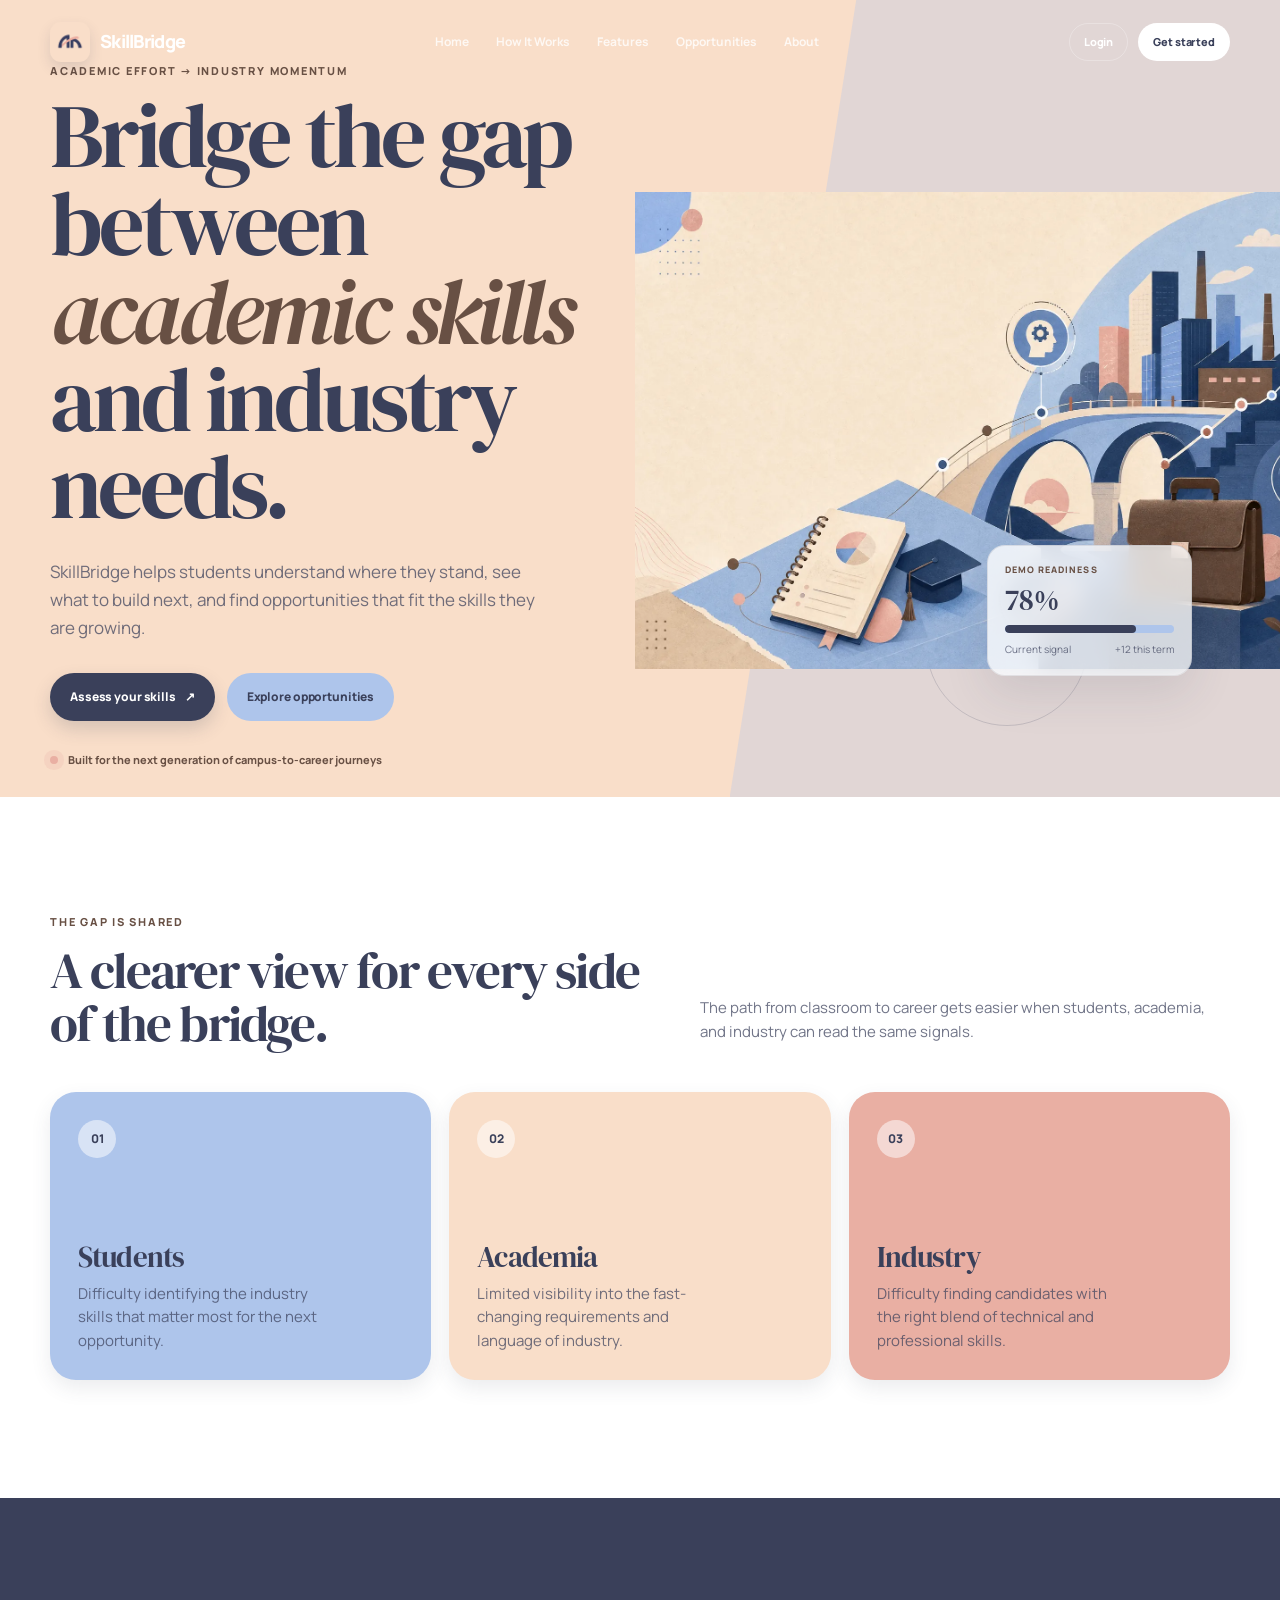
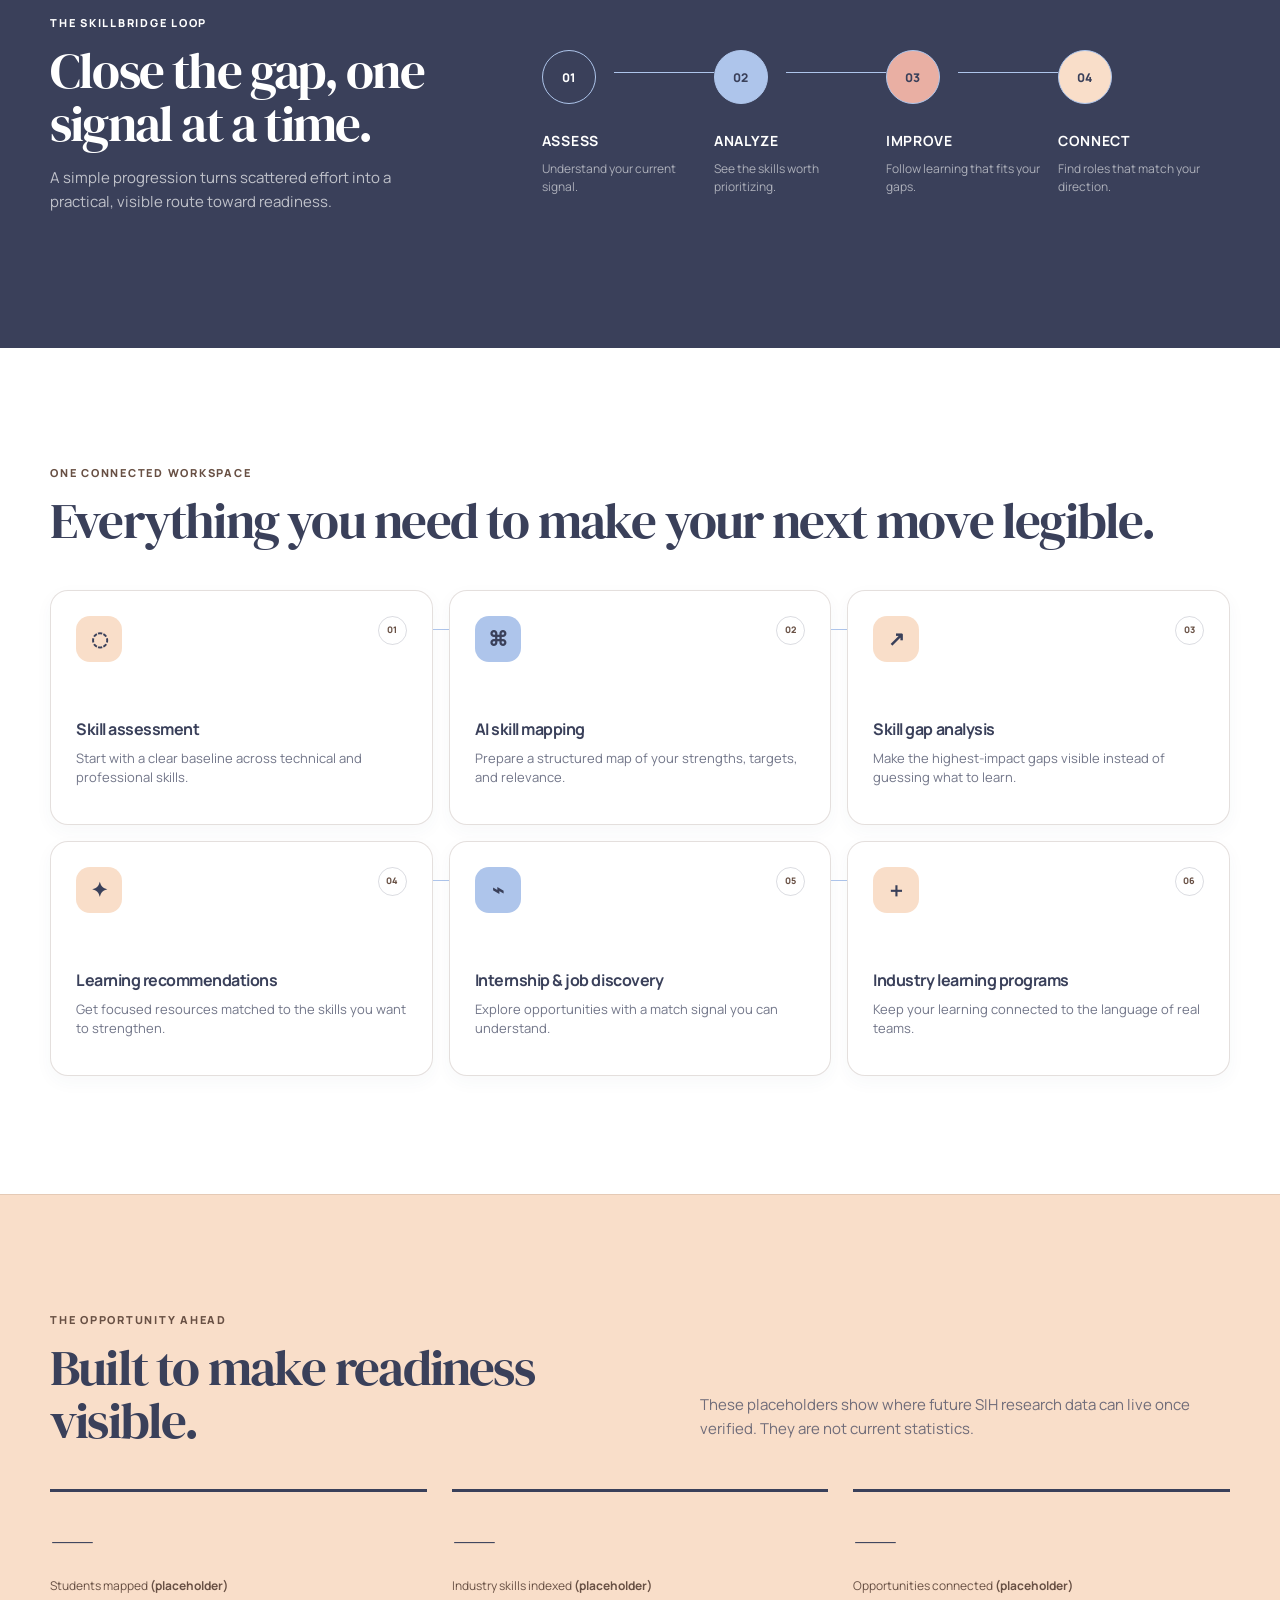
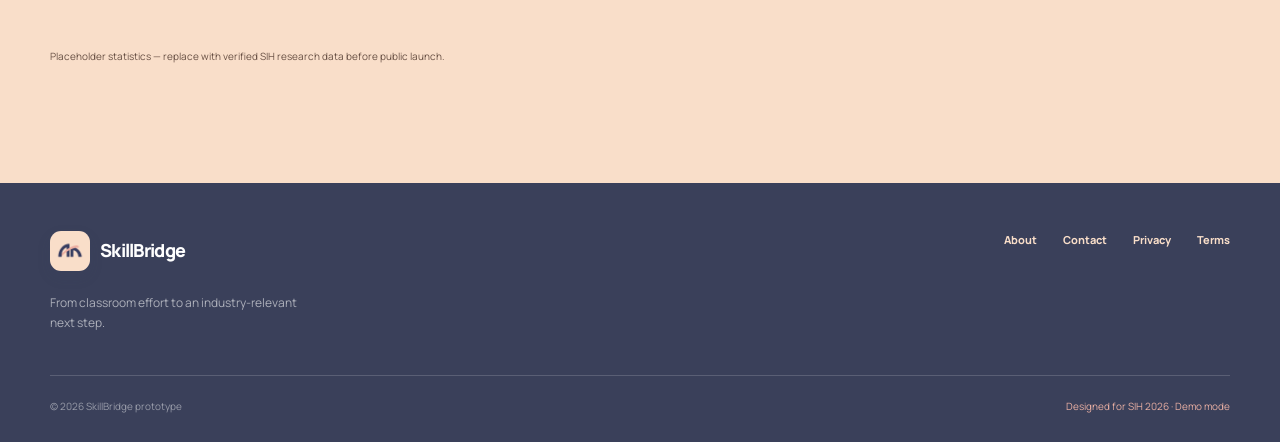
<file: client/index.html>
<!doctype html>
<html lang="en">
<head>
  <meta charset="UTF-8">
  <meta name="viewport" content="width=device-width, initial-scale=1.0">
  <meta name="description" content="SkillBridge connects academic skills to industry pathways through assessment, learning, and opportunity discovery.">
  <title>SkillBridge — From learning to opportunity</title>
  <link rel="icon" href="assets/images/skillbridge-mark.webp" type="image/png">
  <link rel="preconnect" href="https://fonts.googleapis.com">
  <link rel="preconnect" href="https://fonts.gstatic.com" crossorigin>
  <link href="https://fonts.googleapis.com/css2?family=DM+Serif+Display:ital@0;1&family=Manrope:wght@400;500;600;700;800&display=swap" rel="stylesheet">
  <link rel="stylesheet" href="css/style.css">
  <link rel="stylesheet" href="css/responsive.css">
</head>
<body>
  <header class="site-header">
    <div class="container">
      <a class="brand" href="index.html"><img class="brand-mark" src="assets/images/skillbridge-mark.webp" alt=""> <span>SkillBridge</span></a>
      <nav class="site-nav" aria-label="Primary navigation">
        <a href="#home">Home</a><a href="#how-it-works">How It Works</a><a href="#features">Features</a><a href="opportunities.html">Opportunities</a><a href="#about">About</a>
      </nav>
      <div class="header-actions"><a class="btn btn-ghost btn-sm" href="login.html">Login</a><a class="btn btn-light btn-sm" href="register.html">Get started</a></div>
    </div>
  </header>

  <main>
    <section class="hero" id="home">
      <div class="container">
        <div class="hero-copy">
          <p class="eyebrow">Academic effort → industry momentum</p>
          <h1 class="display-title">Bridge the gap between <em>academic skills</em> and industry needs.</h1>
          <p>SkillBridge helps students understand where they stand, see what to build next, and find opportunities that fit the skills they are growing.</p>
          <div class="hero-actions"><a class="btn btn-primary" href="assessment.html">Assess your skills <span aria-hidden="true">↗</span></a><a class="btn btn-secondary" href="opportunities.html">Explore opportunities</a></div>
          <div class="hero-note"><span class="signal-dot"></span> Built for the next generation of campus-to-career journeys</div>
        </div>
        <div class="hero-visual" aria-label="Abstract illustration of a student skill dashboard">
          <img class="visual-image" src="assets/images/skillbridge-hero.webp" alt="Abstract bridge from academic learning to industry opportunity">
          <div class="hero-card"><p class="mini-label">Demo readiness</p><strong>78%</strong><div class="meter"><span></span></div><small><span>Current signal</span><span>+12 this term</span></small></div>
        </div>
      </div>
    </section>

    <section class="section section-paper" id="about">
      <div class="container">
        <div class="section-header"><div><p class="eyebrow">The gap is shared</p><h2 class="section-title">A clearer view for every side of the bridge.</h2></div><p class="section-copy">The path from classroom to career gets easier when students, academia, and industry can read the same signals.</p></div>
        <div class="problem-grid">
          <article class="problem-card"><div class="card-number">01</div><h3>Students</h3><p>Difficulty identifying the industry skills that matter most for the next opportunity.</p></article>
          <article class="problem-card"><div class="card-number">02</div><h3>Academia</h3><p>Limited visibility into the fast-changing requirements and language of industry.</p></article>
          <article class="problem-card"><div class="card-number">03</div><h3>Industry</h3><p>Difficulty finding candidates with the right blend of technical and professional skills.</p></article>
        </div>
      </div>
    </section>

    <section class="section section-navy" id="how-it-works">
      <div class="container workflow"><div class="workflow-intro"><p class="eyebrow">The SkillBridge loop</p><h2 class="section-title">Close the gap, one signal at a time.</h2><p class="section-copy">A simple progression turns scattered effort into a practical, visible route toward readiness.</p></div><div class="workflow-steps"><div class="workflow-step"><div class="step-index">01</div><h3>Assess</h3><p>Understand your current signal.</p></div><div class="workflow-step"><div class="step-index">02</div><h3>Analyze</h3><p>See the skills worth prioritizing.</p></div><div class="workflow-step"><div class="step-index">03</div><h3>Improve</h3><p>Follow learning that fits your gaps.</p></div><div class="workflow-step"><div class="step-index">04</div><h3>Connect</h3><p>Find roles that match your direction.</p></div></div></div>
    </section>

    <section class="section section-paper" id="features">
      <div class="container"><div class="section-header stack"><p class="eyebrow">One connected workspace</p><h2 class="section-title">Everything you need to make your next move legible.</h2></div><div class="feature-grid">
        <article class="feature-card"><div class="feature-icon">◌</div><h3>Skill assessment</h3><p>Start with a clear baseline across technical and professional skills.</p></article>
        <article class="feature-card"><div class="feature-icon">⌘</div><h3>AI skill mapping</h3><p>Prepare a structured map of your strengths, targets, and relevance.</p></article>
        <article class="feature-card"><div class="feature-icon">↗</div><h3>Skill gap analysis</h3><p>Make the highest-impact gaps visible instead of guessing what to learn.</p></article>
        <article class="feature-card"><div class="feature-icon">✦</div><h3>Learning recommendations</h3><p>Get focused resources matched to the skills you want to strengthen.</p></article>
        <article class="feature-card"><div class="feature-icon">⌁</div><h3>Internship & job discovery</h3><p>Explore opportunities with a match signal you can understand.</p></article>
        <article class="feature-card"><div class="feature-icon">＋</div><h3>Industry learning programs</h3><p>Keep your learning connected to the language of real teams.</p></article>
      </div></div>
    </section>

    <section class="section stats-band"><div class="container"><div class="section-header"><div><p class="eyebrow">The opportunity ahead</p><h2 class="section-title">Built to make readiness visible.</h2></div><p class="section-copy">These placeholders show where future SIH research data can live once verified. They are not current statistics.</p></div><div class="stats-grid"><div class="stat"><strong>—</strong><span>Students mapped <b>(placeholder)</b></span></div><div class="stat"><strong>—</strong><span>Industry skills indexed <b>(placeholder)</b></span></div><div class="stat"><strong>—</strong><span>Opportunities connected <b>(placeholder)</b></span></div></div><p class="stat-note">Placeholder statistics — replace with verified SIH research data before public launch.</p></div></section>
  </main>

  <footer class="site-footer"><div class="container"><div class="footer-top"><div><a class="brand" href="index.html"><img class="brand-mark" src="assets/images/skillbridge-mark.webp" alt=""> <span>SkillBridge</span></a><p>From classroom effort to an industry-relevant next step.</p></div><nav class="footer-links" aria-label="Footer navigation"><a href="#about">About</a><a href="mailto:hello@skillbridge.demo">Contact</a><a href="#">Privacy</a><a href="#">Terms</a></nav></div><div class="footer-bottom"><span>© 2026 SkillBridge prototype</span><span>Designed for SIH 2026 · Demo mode</span></div></div></footer>
  <script src="js/main.js"></script>
</body>
</html>
</file>
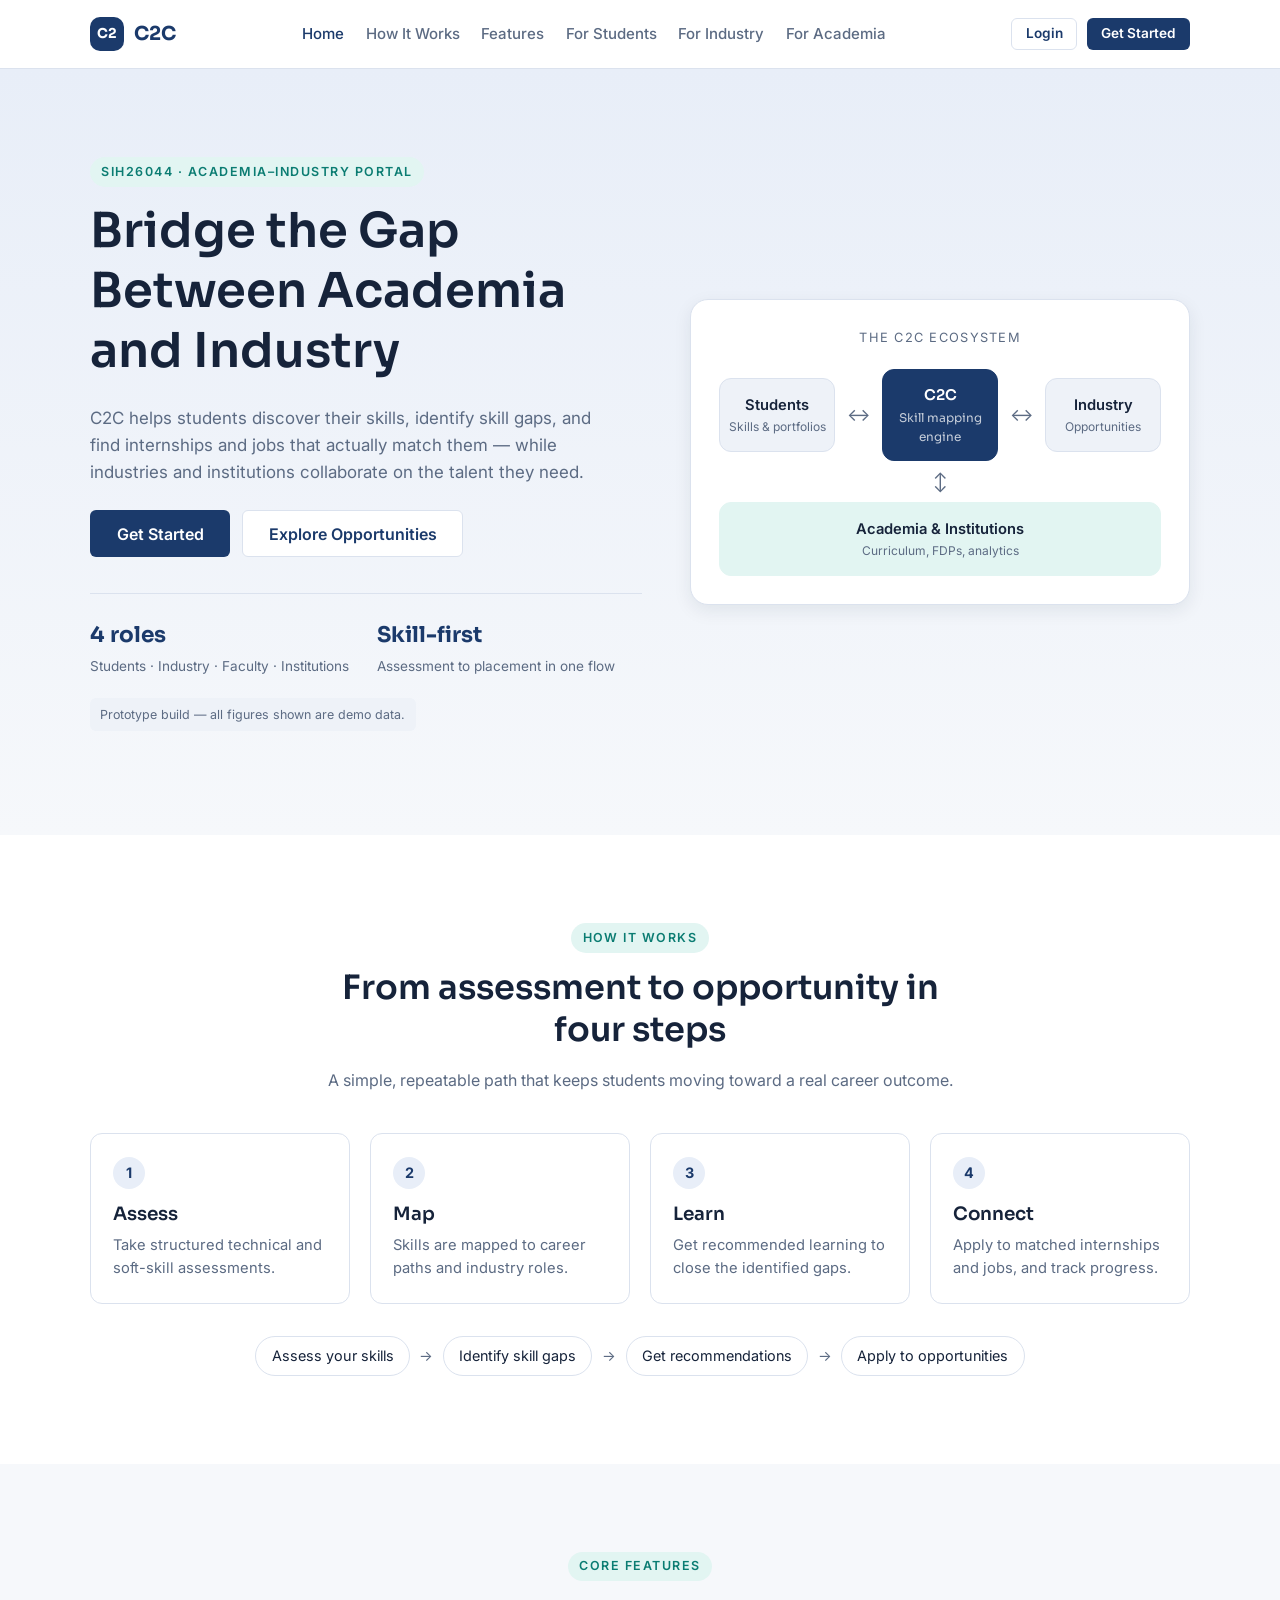
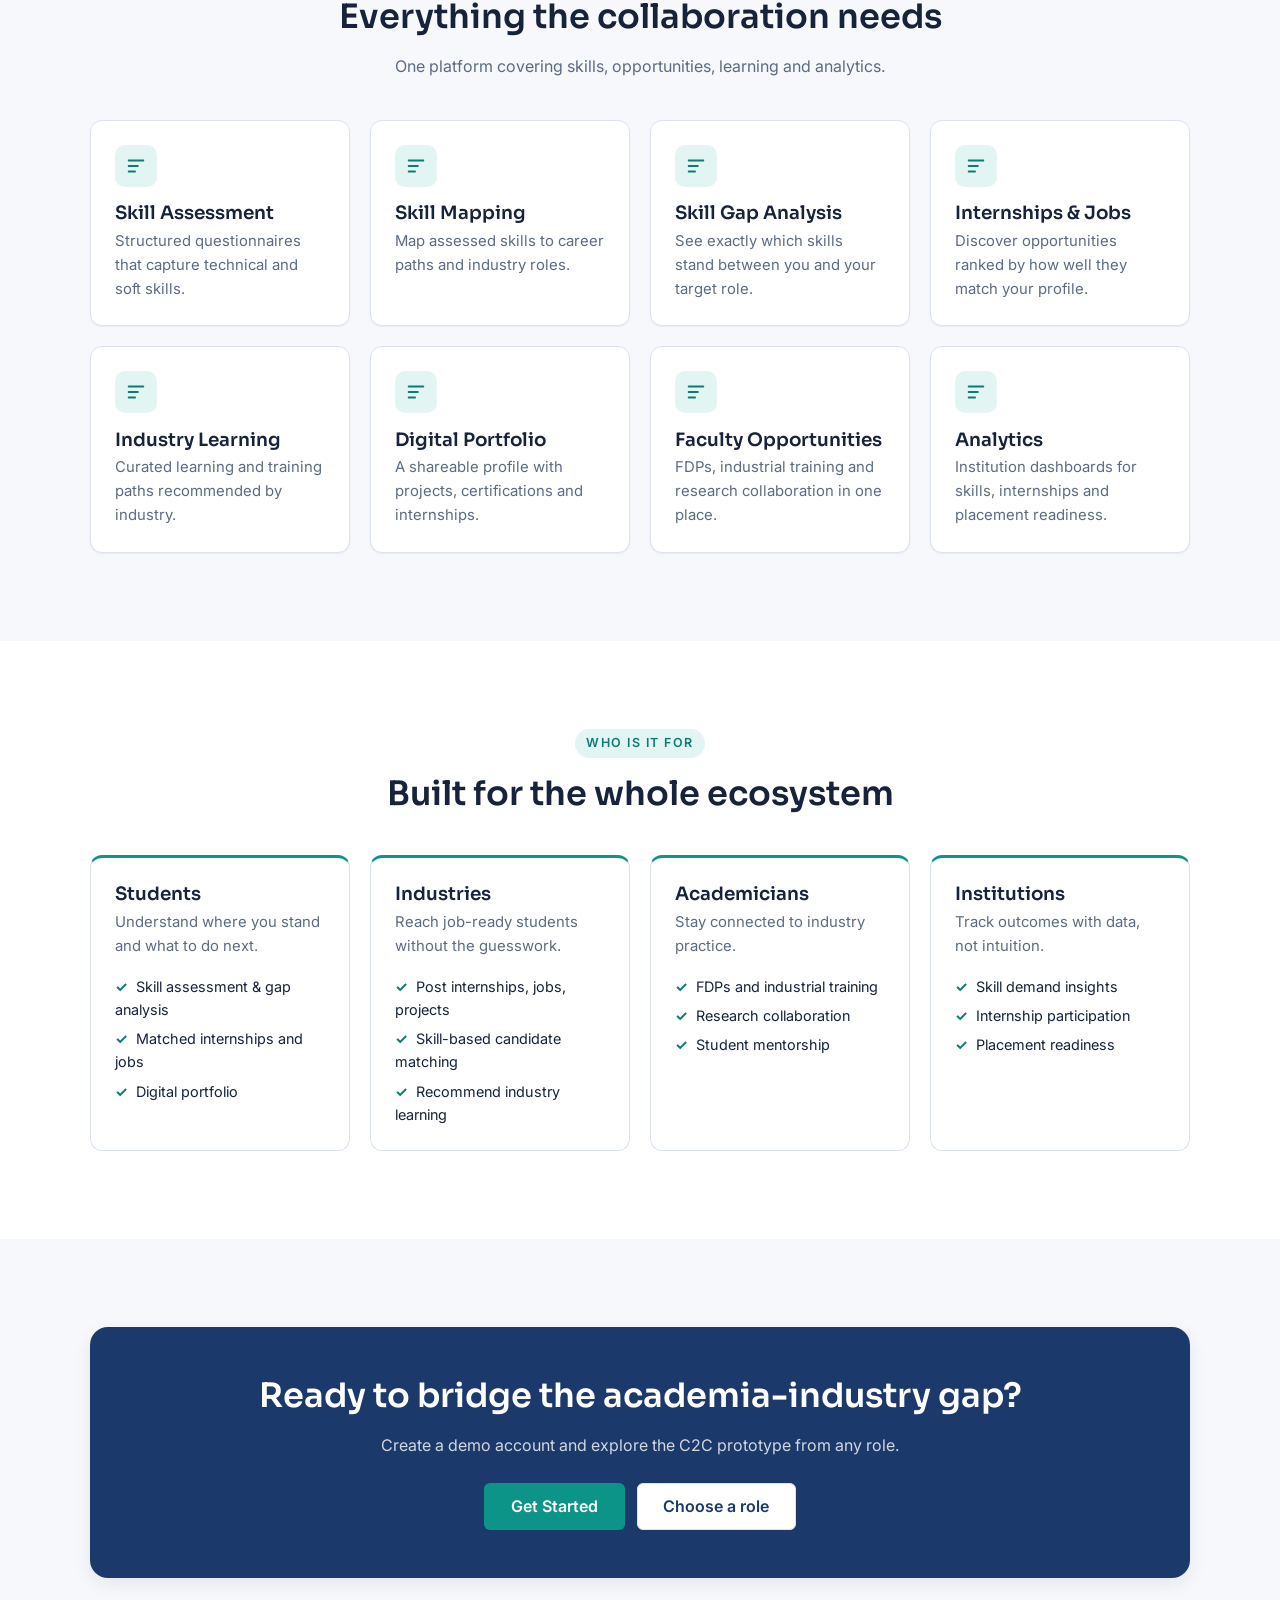
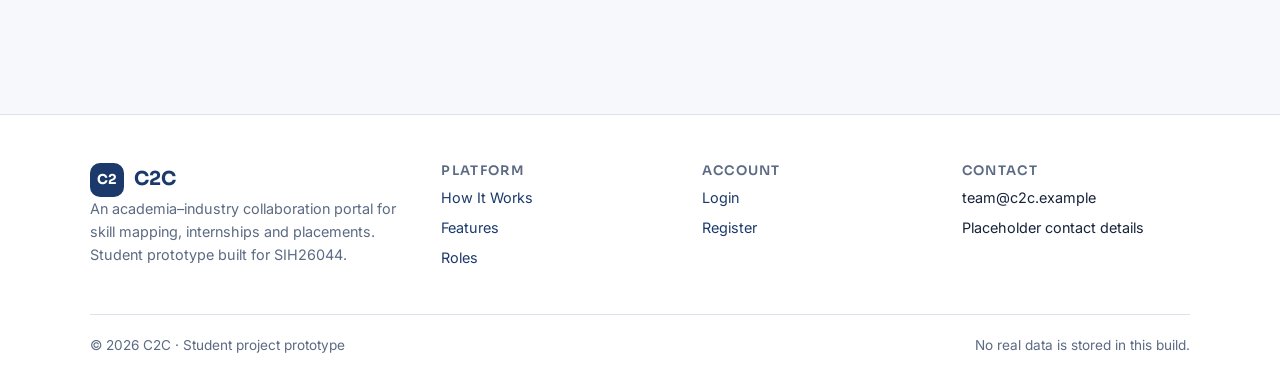
<file: public/frontend/index.html>
<!DOCTYPE html>
<html lang="en">
  <head>
    <meta charset="utf-8" />
    <meta name="viewport" content="width=device-width, initial-scale=1" />
    <title>C2C — Bridge the Gap Between Academia and Industry</title>
    <meta
      name="description"
      content="C2C connects students, academia and industry for skill mapping, skill gap analysis, internships and placements."
    />
    <link rel="preconnect" href="https://fonts.googleapis.com" />
    <link rel="preconnect" href="https://fonts.gstatic.com" crossorigin />
    <link
      href="https://fonts.googleapis.com/css2?family=Inter:wght@400;500;600&family=Sora:wght@600;700&display=swap"
      rel="stylesheet"
    />
    <link rel="stylesheet" href="css/style.css" />
    <link rel="stylesheet" href="css/components.css" />
  </head>
  <body>
    <a class="skip-link" href="#main">Skip to main content</a>

    <header class="site-header">
      <div class="container">
        <nav class="navbar" data-navbar aria-label="Main navigation">
          <a class="brand" href="index.html">
            <span class="brand__mark" aria-hidden="true">C2</span>
            C2C
          </a>

          <button
            class="nav-toggle"
            type="button"
            data-nav-toggle
            aria-expanded="false"
            aria-label="Toggle navigation menu"
          >
            <span></span><span></span><span></span>
          </button>

          <ul class="nav-links">
            <li><a href="#home" aria-current="page">Home</a></li>
            <li><a href="#how-it-works">How It Works</a></li>
            <li><a href="#features">Features</a></li>
            <li><a href="#students">For Students</a></li>
            <li><a href="#industry">For Industry</a></li>
            <li><a href="#academia">For Academia</a></li>
          </ul>

          <div class="nav-actions">
            <a class="btn btn--outline btn--sm" href="pages/login.html">Login</a>
            <a class="btn btn--primary btn--sm" href="pages/register.html">Get Started</a>
          </div>
        </nav>
      </div>
    </header>

    <main id="main">
      <!-- HERO -->
      <section class="hero" id="home">
        <div class="container hero__inner">
          <div>
            <span class="eyebrow">SIH26044 · Academia–Industry Portal</span>
            <h1>Bridge the Gap Between Academia and Industry</h1>
            <p class="hero__lead">
              C2C helps students discover their skills, identify skill gaps, and find
              internships and jobs that actually match them — while industries and
              institutions collaborate on the talent they need.
            </p>
            <div class="hero__cta">
              <a class="btn btn--primary btn--lg" href="pages/register.html">Get Started</a>
              <a class="btn btn--outline btn--lg" href="pages/login.html">Explore Opportunities</a>
            </div>
            <div class="hero__stats">
              <div class="hero__stat"><strong>4 roles</strong><span>Students · Industry · Faculty · Institutions</span></div>
              <div class="hero__stat"><strong>Skill-first</strong><span>Assessment to placement in one flow</span></div>
            </div>
            <p style="margin-top:1.25rem"><span class="demo-note">Prototype build — all figures shown are demo data.</span></p>
          </div>

          <!-- CSS-only ecosystem visual -->
          <div class="ecosystem" role="img"
               aria-label="Ecosystem diagram: students and industry connect through C2C, with academia connected to the centre">
            <p class="ecosystem__title">The C2C ecosystem</p>
            <div class="ecosystem__row">
              <div class="eco-node">Students<small>Skills &amp; portfolios</small></div>
              <span class="eco-link" aria-hidden="true">↔</span>
              <div class="eco-node eco-node--core">C2C<small>Skill mapping engine</small></div>
              <span class="eco-link" aria-hidden="true">↔</span>
              <div class="eco-node">Industry<small>Opportunities</small></div>
            </div>
            <div class="ecosystem__vertical" aria-hidden="true">↕</div>
            <div class="ecosystem__row">
              <div class="eco-node eco-node--academia">Academia &amp; Institutions<small>Curriculum, FDPs, analytics</small></div>
            </div>
          </div>
        </div>
      </section>

      <!-- HOW IT WORKS -->
      <section class="section section--alt" id="how-it-works">
        <div class="container">
          <div class="section-head">
            <span class="eyebrow">How it works</span>
            <h2>From assessment to opportunity in four steps</h2>
            <p>A simple, repeatable path that keeps students moving toward a real career outcome.</p>
          </div>

          <ol class="steps">
            <li class="step"><div class="step__num">1</div><h3>Assess</h3><p>Take structured technical and soft-skill assessments.</p></li>
            <li class="step"><div class="step__num">2</div><h3>Map</h3><p>Skills are mapped to career paths and industry roles.</p></li>
            <li class="step"><div class="step__num">3</div><h3>Learn</h3><p>Get recommended learning to close the identified gaps.</p></li>
            <li class="step"><div class="step__num">4</div><h3>Connect</h3><p>Apply to matched internships and jobs, and track progress.</p></li>
          </ol>

          <div class="flow">
            <span class="flow__item">Assess your skills</span><span aria-hidden="true">→</span>
            <span class="flow__item">Identify skill gaps</span><span aria-hidden="true">→</span>
            <span class="flow__item">Get recommendations</span><span aria-hidden="true">→</span>
            <span class="flow__item">Apply to opportunities</span>
          </div>
        </div>
      </section>

      <!-- FEATURES -->
      <section class="section" id="features">
        <div class="container">
          <div class="section-head">
            <span class="eyebrow">Core features</span>
            <h2>Everything the collaboration needs</h2>
            <p>One platform covering skills, opportunities, learning and analytics.</p>
          </div>
          <!-- Rendered from js/mock-data.js by renderFeatures() -->
          <div class="grid grid--4" id="featureGrid"></div>
        </div>
      </section>

      <!-- WHO IS IT FOR -->
      <section class="section section--alt">
        <div class="container">
          <div class="section-head">
            <span class="eyebrow">Who is it for</span>
            <h2>Built for the whole ecosystem</h2>
          </div>

          <div class="grid grid--4">
            <article class="audience-card" id="students">
              <h3>Students</h3>
              <p>Understand where you stand and what to do next.</p>
              <ul><li>Skill assessment &amp; gap analysis</li><li>Matched internships and jobs</li><li>Digital portfolio</li></ul>
            </article>

            <article class="audience-card" id="industry">
              <h3>Industries</h3>
              <p>Reach job-ready students without the guesswork.</p>
              <ul><li>Post internships, jobs, projects</li><li>Skill-based candidate matching</li><li>Recommend industry learning</li></ul>
            </article>

            <article class="audience-card" id="academia">
              <h3>Academicians</h3>
              <p>Stay connected to industry practice.</p>
              <ul><li>FDPs and industrial training</li><li>Research collaboration</li><li>Student mentorship</li></ul>
            </article>

            <article class="audience-card" id="institutions">
              <h3>Institutions</h3>
              <p>Track outcomes with data, not intuition.</p>
              <ul><li>Skill demand insights</li><li>Internship participation</li><li>Placement readiness</li></ul>
            </article>
          </div>
        </div>
      </section>

      <!-- CTA -->
      <section class="section">
        <div class="container">
          <div class="cta-band">
            <h2>Ready to bridge the academia-industry gap?</h2>
            <p>Create a demo account and explore the C2C prototype from any role.</p>
            <div class="btn-row">
              <a class="btn btn--secondary btn--lg" href="pages/register.html">Get Started</a>
              <a class="btn btn--outline btn--lg" href="pages/role-selection.html">Choose a role</a>
            </div>
          </div>
        </div>
      </section>
    </main>

    <footer class="site-footer">
      <div class="container">
        <div class="footer-grid">
          <div>
            <a class="brand" href="index.html"><span class="brand__mark" aria-hidden="true">C2</span> C2C</a>
            <p>An academia–industry collaboration portal for skill mapping, internships and placements. Student prototype built for SIH26044.</p>
          </div>
          <div>
            <h4>Platform</h4>
            <ul>
              <li><a href="#how-it-works">How It Works</a></li>
              <li><a href="#features">Features</a></li>
              <li><a href="pages/role-selection.html">Roles</a></li>
            </ul>
          </div>
          <div>
            <h4>Account</h4>
            <ul>
              <li><a href="pages/login.html">Login</a></li>
              <li><a href="pages/register.html">Register</a></li>
            </ul>
          </div>
          <div>
            <h4>Contact</h4>
            <ul>
              <li>team@c2c.example</li>
              <li>Placeholder contact details</li>
            </ul>
          </div>
        </div>
        <div class="footer-bottom">
          <span>© <span data-year>2026</span> C2C · Student project prototype</span>
          <span>No real data is stored in this build.</span>
        </div>
      </div>
    </footer>

    <script src="js/mock-data.js"></script>
    <script src="js/main.js"></script>
  </body>
</html>
</file>
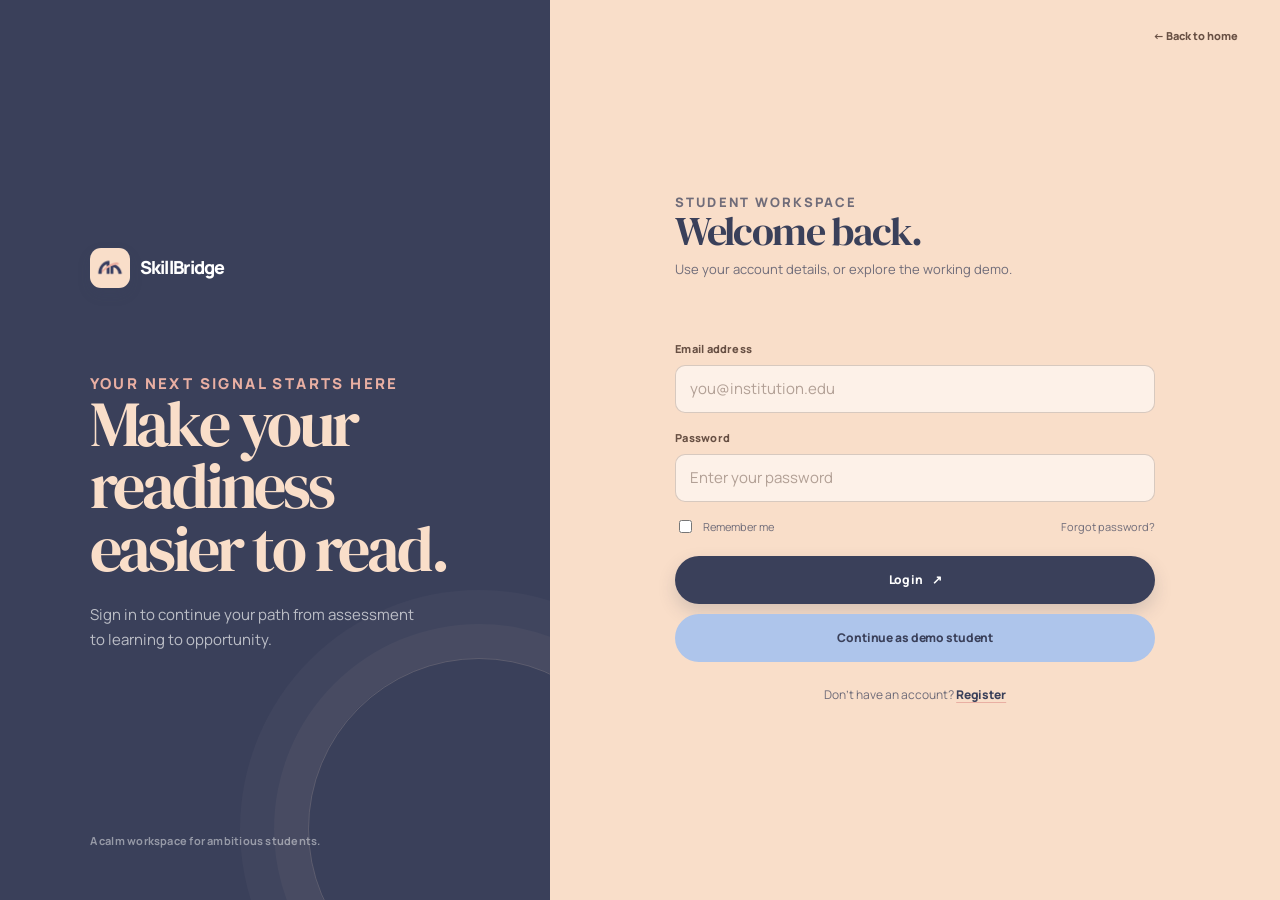
<file: client/assessment.html>
<!doctype html>
<html lang="en">
<head>
  <meta charset="UTF-8"><meta name="viewport" content="width=device-width, initial-scale=1.0"><title>Skill assessment — SkillBridge</title>
  <link rel="icon" href="assets/images/skillbridge-mark.webp" type="image/png"><link rel="preconnect" href="https://fonts.googleapis.com"><link rel="preconnect" href="https://fonts.gstatic.com" crossorigin><link href="https://fonts.googleapis.com/css2?family=DM+Serif+Display:ital@0;1&family=Manrope:wght@400;500;600;700;800&display=swap" rel="stylesheet"><link rel="stylesheet" href="css/style.css"><link rel="stylesheet" href="css/dashboard.css"><link rel="stylesheet" href="css/responsive.css">
</head>
<body class="portal-shell">
  <aside class="portal-sidebar"><a class="brand" href="dashboard.html"><img class="brand-mark" src="assets/images/skillbridge-mark.webp" alt=""><span>SkillBridge</span></a><p class="sidebar-kicker">Your workspace</p><nav class="portal-nav" aria-label="Student workspace"><a data-nav href="dashboard.html"><span class="nav-icon">⌂</span> Dashboard</a><a data-nav href="assessment.html"><span class="nav-icon">◌</span> Skill assessment</a><a data-nav href="skill-map.html"><span class="nav-icon">⌁</span> My skill map</a><a data-nav href="skill-map.html#gap-analysis"><span class="nav-icon">↗</span> Skill gaps</a><a data-nav href="learning.html"><span class="nav-icon">✦</span> Learning</a><a data-nav href="opportunities.html"><span class="nav-icon">⊙</span> Opportunities</a><a data-nav href="profile.html"><span class="nav-icon">○</span> Profile</a></nav><div class="sidebar-bottom"><div class="sidebar-profile"><span class="avatar" data-user-initials>AS</span><div><strong data-user-name>Aarav Sen</strong><span>Demo student</span></div></div><button class="sidebar-logout" data-logout><span class="nav-icon">↪</span> Log out</button></div></aside>
  <main class="portal-main"><div class="portal-topbar"><button class="topbar-menu" data-menu-toggle aria-label="Open menu" aria-expanded="false">☰</button><span class="crumb">Student workspace / Skill assessment</span><div class="topbar-actions"><a class="btn btn-light btn-sm" href="dashboard.html">← Dashboard</a></div></div><div class="portal-content"><div class="assessment-wrap"><div class="portal-heading"><div><p class="eyebrow">A six-minute baseline</p><h1>Find your current signal.</h1><p>Choose the answer that feels most like your current practice. This is a starting point, not a verdict.</p></div></div><section class="assessment-card" id="question-card"><div class="assessment-top"><span class="muted-label" data-question-counter>Question 1 of 6</span><span class="muted-label">Technical + professional</span></div><div class="assessment-progress"><span data-assessment-progress></span></div><div id="question-view"></div><div class="assessment-actions"><button class="btn btn-secondary btn-sm" type="button" data-prev>← Previous</button><button class="btn btn-primary btn-sm" type="button" data-next>Next question ↗</button></div></section><section class="results-card" id="result-view" hidden><p class="eyebrow">Your baseline is in</p><h2 class="section-title">Assessment complete.</h2><div class="results-score"><strong data-result-score>78%</strong><span data-result-message>You have a useful starting point. A focused learning loop can move this signal quickly.</span></div><div class="result-bars"><div class="result-row"><span>Programming</span><div class="skill-track"><span data-result-bar></span></div><strong>82%</strong></div><div class="result-row"><span>Database</span><div class="skill-track"><span data-result-bar></span></div><strong>68%</strong></div><div class="result-row"><span>Communication</span><div class="skill-track"><span data-result-bar></span></div><strong>90%</strong></div><div class="result-row"><span>Problem solving</span><div class="skill-track rose"><span data-result-bar></span></div><strong>78%</strong></div></div><div class="result-summary"><div><span>Strong skills</span><strong>Communication · Python</strong></div><div><span>Build next</span><strong>Database · Spring Boot</strong></div><div><span>Good to know</span><strong>Focus beats volume</strong></div></div><button class="btn btn-primary" data-view-map>View my skill map ↗</button></section></div></div></main>
  <script src="js/main.js"></script><script src="js/assessment.js"></script>
</body>
</html>
</file>
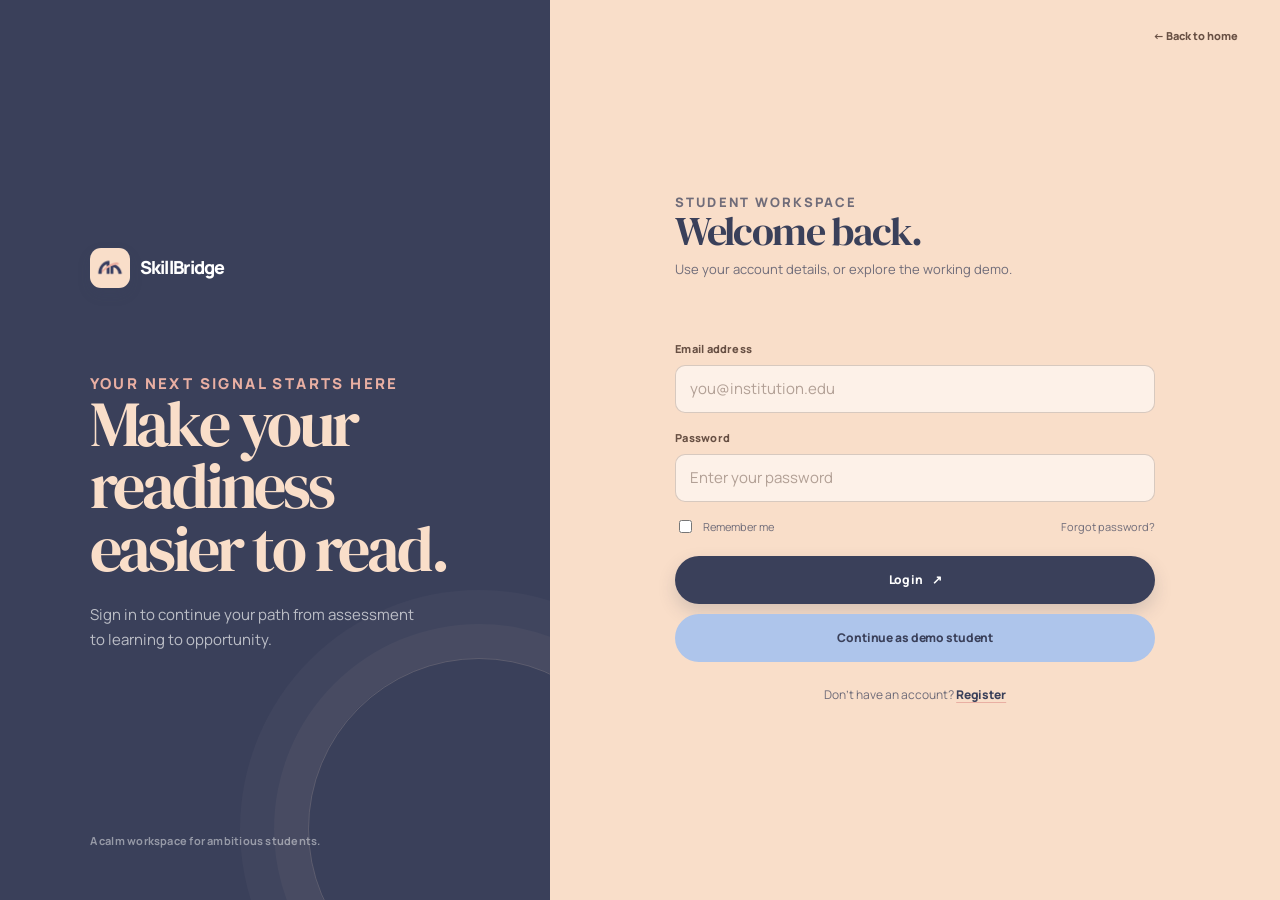
<file: client/dashboard.html>
<!doctype html>
<html lang="en">
<head>
  <meta charset="UTF-8"><meta name="viewport" content="width=device-width, initial-scale=1.0"><title>Dashboard — SkillBridge</title>
  <link rel="icon" href="assets/images/skillbridge-mark.webp" type="image/png"><link rel="preconnect" href="https://fonts.googleapis.com"><link rel="preconnect" href="https://fonts.gstatic.com" crossorigin><link href="https://fonts.googleapis.com/css2?family=DM+Serif+Display:ital@0;1&family=Manrope:wght@400;500;600;700;800&display=swap" rel="stylesheet"><link rel="stylesheet" href="css/style.css"><link rel="stylesheet" href="css/dashboard.css"><link rel="stylesheet" href="css/responsive.css">
</head>
<body class="portal-shell">
  <aside class="portal-sidebar"><a class="brand" href="dashboard.html"><img class="brand-mark" src="assets/images/skillbridge-mark.webp" alt=""><span>SkillBridge</span></a><p class="sidebar-kicker">Your workspace</p><nav class="portal-nav" aria-label="Student workspace"><a data-nav href="dashboard.html"><span class="nav-icon">⌂</span> Dashboard</a><a data-nav href="assessment.html"><span class="nav-icon">◌</span> Skill assessment</a><a data-nav href="skill-map.html"><span class="nav-icon">⌁</span> My skill map</a><a data-nav href="skill-map.html#gap-analysis"><span class="nav-icon">↗</span> Skill gaps</a><a data-nav href="learning.html"><span class="nav-icon">✦</span> Learning</a><a data-nav href="opportunities.html"><span class="nav-icon">⊙</span> Opportunities</a><a data-nav href="profile.html"><span class="nav-icon">○</span> Profile</a></nav><div class="sidebar-bottom"><div class="sidebar-profile"><span class="avatar" data-user-initials>AS</span><div><strong data-user-name>Aarav Sen</strong><span>Demo student</span></div></div><button class="sidebar-logout" data-logout><span class="nav-icon">↪</span> Log out</button></div></aside>
  <main class="portal-main"><div class="portal-topbar"><button class="topbar-menu" data-menu-toggle aria-label="Open menu" aria-expanded="false">☰</button><span class="crumb">Student workspace / Overview</span><div class="topbar-actions"><button aria-label="Notifications" data-placeholder="Notifications are ready for the future backend.">♧</button><a class="btn btn-primary btn-sm" href="assessment.html">Take assessment <span aria-hidden="true">↗</span></a></div></div><div class="portal-content"><div class="portal-heading"><div><p class="eyebrow">Tuesday, 04 September 2026</p><h1>Good morning, <span data-user-first-name>Aarav</span>.</h1><p>Track your skills, improve your readiness, and discover opportunities that fit your direction.</p></div><a class="text-link" href="profile.html">Edit your profile <span>↗</span></a></div>
    <div class="dashboard-grid"><section class="dashboard-card readiness-card card-pad"><div><p class="muted-label">Your current signal</p><h2>Overall skill readiness</h2><p>A starting point is useful when it points you toward the next useful move.</p><a class="text-link" href="skill-map.html">View full skill map <span>↗</span></a></div><div class="score-ring" data-score-ring style="--score:78"><div class="score-ring-content"><strong data-score-value>78%</strong><span>Readiness</span></div></div></section><section class="dashboard-card quick-card card-pad"><p class="muted-label" style="color:var(--secondary)">Keep moving</p><h2>One next step.</h2><p>Small, relevant actions compound into a stronger profile.</p><div class="quick-links"><a class="quick-link" href="assessment.html"><span>Retake assessment</span><span>↗</span></a><a class="quick-link" href="learning.html"><span>Explore your learning</span><span>↗</span></a><a class="quick-link" href="opportunities.html"><span>Find a role to match</span><span>↗</span></a></div></section></div>
    <div class="dashboard-row"><section class="dashboard-card card-pad"><div class="card-header"><div><p class="muted-label">Current proficiency</p><h2>Your skill signals</h2></div><a class="list-link" href="skill-map.html">See all ↗</a></div><div class="skill-list"><div class="skill-row"><span class="skill-name">Python</span><span class="skill-percent">82%</span><div class="skill-track" data-progress="82"><span></span></div></div><div class="skill-row"><span class="skill-name">Java</span><span class="skill-percent">75%</span><div class="skill-track" data-progress="75"><span></span></div></div><div class="skill-row"><span class="skill-name">SQL</span><span class="skill-percent">68%</span><div class="skill-track" data-progress="68"><span></span></div></div><div class="skill-row"><span class="skill-name">Communication</span><span class="skill-percent">90%</span><div class="skill-track" data-progress="90"><span></span></div></div><div class="skill-row"><span class="skill-name">Problem solving</span><span class="skill-percent">78%</span><div class="skill-track" data-progress="78"><span></span></div></div></div></section><section class="dashboard-card card-pad"><div class="card-header"><div><p class="muted-label">Prioritize next</p><h2>Your top skill gaps</h2></div><a class="list-link" href="skill-map.html#gap-analysis">See all ↗</a></div><div class="gap-list"><div class="gap-item"><strong>Spring Boot</strong><span>High gap</span></div><div class="gap-item medium"><strong>Data structures</strong><span>Medium</span></div><div class="gap-item low"><strong>Cloud fundamentals</strong><span>Low gap</span></div></div></section></div>
    <div class="dashboard-row"><section class="dashboard-card card-pad"><div class="card-header"><div><p class="muted-label">Recommended for you</p><h2>Learning to close the gap</h2></div><a class="list-link" href="learning.html">Browse ↗</a></div><div class="resource-list"><div class="opportunity-mini"><div><strong>Learn Spring Boot</strong><small>Backend engineering · 6h 20m</small></div><span class="match-badge">High impact</span></div><div class="opportunity-mini"><div><strong>Data structures, made practical</strong><small>Problem solving · 4h 10m</small></div><span class="match-badge">Next up</span></div></div></section><section class="dashboard-card card-pad"><div class="card-header"><div><p class="muted-label">87% match</p><h2>Opportunities for you</h2></div><a class="list-link" href="opportunities.html">Explore ↗</a></div><div class="opportunity-list"><div class="opportunity-mini"><div><strong>Software Development Intern</strong><small>Example Company · Kolkata / Remote</small><div class="chip-row" style="margin-top:8px"><span class="chip">Java</span><span class="chip">SQL</span><span class="chip">Git</span></div></div><span class="match-badge">87%</span></div><div class="opportunity-mini"><div><strong>Junior Data Associate</strong><small>Example Labs · Remote</small><div class="chip-row" style="margin-top:8px"><span class="chip">Python</span><span class="chip">SQL</span></div></div><span class="match-badge">82%</span></div></div></section></div>
  </div></main>
  <script src="js/main.js"></script><script src="js/dashboard.js"></script>
</body>
</html>
</file>
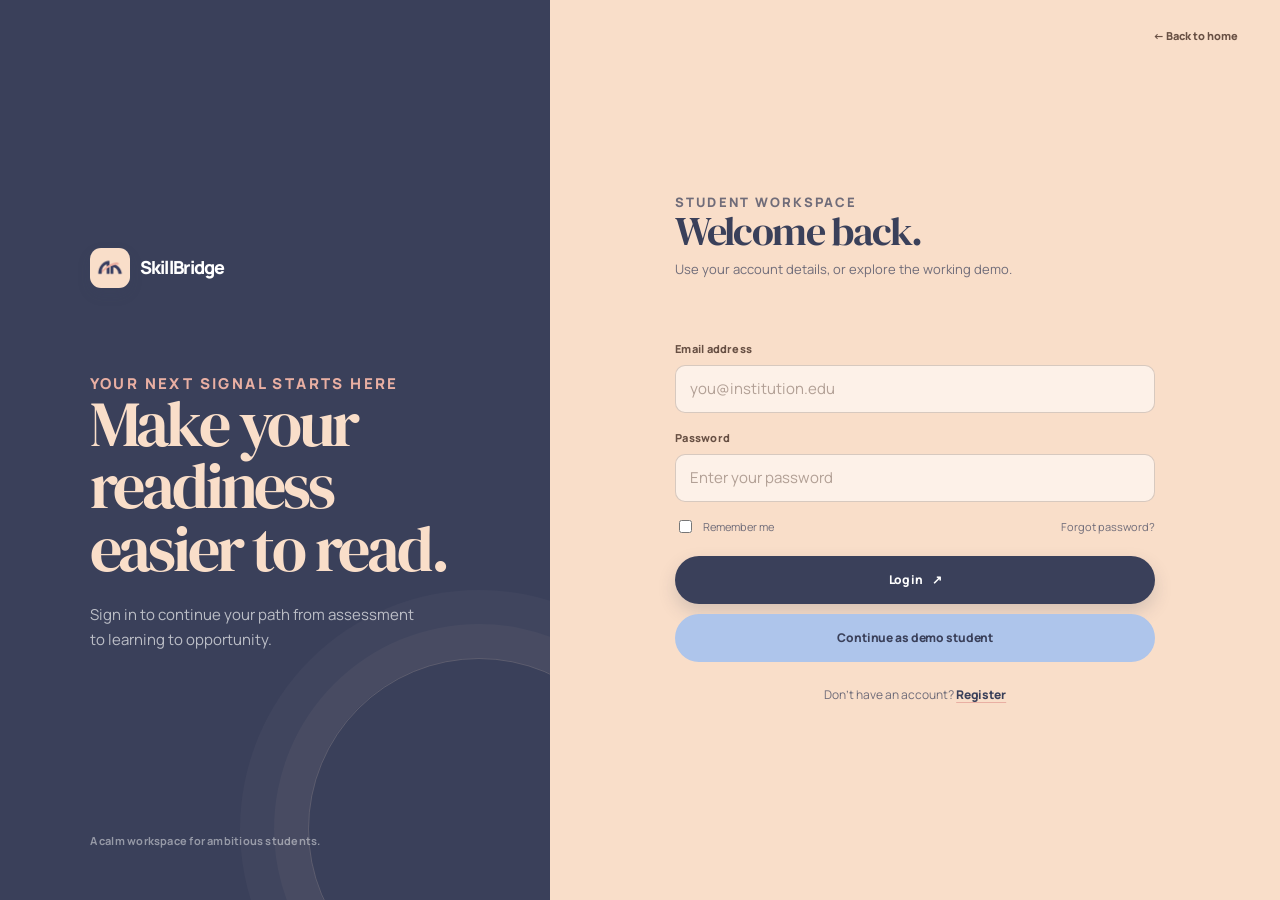
<file: client/learning.html>
<!doctype html>
<html lang="en">
<head>
  <meta charset="UTF-8"><meta name="viewport" content="width=device-width, initial-scale=1.0"><title>Learning — SkillBridge</title>
  <link rel="icon" href="assets/images/skillbridge-mark.webp" type="image/png"><link rel="preconnect" href="https://fonts.googleapis.com"><link rel="preconnect" href="https://fonts.gstatic.com" crossorigin><link href="https://fonts.googleapis.com/css2?family=DM+Serif+Display:ital@0;1&family=Manrope:wght@400;500;600;700;800&display=swap" rel="stylesheet"><link rel="stylesheet" href="css/style.css"><link rel="stylesheet" href="css/dashboard.css"><link rel="stylesheet" href="css/responsive.css">
</head>
<body class="portal-shell">
  <aside class="portal-sidebar"><a class="brand" href="dashboard.html"><img class="brand-mark" src="assets/images/skillbridge-mark.webp" alt=""><span>SkillBridge</span></a><p class="sidebar-kicker">Your workspace</p><nav class="portal-nav" aria-label="Student workspace"><a data-nav href="dashboard.html"><span class="nav-icon">⌂</span> Dashboard</a><a data-nav href="assessment.html"><span class="nav-icon">◌</span> Skill assessment</a><a data-nav href="skill-map.html"><span class="nav-icon">⌁</span> My skill map</a><a data-nav href="skill-map.html#gap-analysis"><span class="nav-icon">↗</span> Skill gaps</a><a data-nav href="learning.html"><span class="nav-icon">✦</span> Learning</a><a data-nav href="opportunities.html"><span class="nav-icon">⊙</span> Opportunities</a><a data-nav href="profile.html"><span class="nav-icon">○</span> Profile</a></nav><div class="sidebar-bottom"><div class="sidebar-profile"><span class="avatar" data-user-initials>AS</span><div><strong data-user-name>Aarav Sen</strong><span>Demo student</span></div></div><button class="sidebar-logout" data-logout><span class="nav-icon">↪</span> Log out</button></div></aside>
  <main class="portal-main"><div class="portal-topbar"><button class="topbar-menu" data-menu-toggle aria-label="Open menu" aria-expanded="false">☰</button><span class="crumb">Student workspace / Learning</span><div class="topbar-actions"><a class="btn btn-primary btn-sm" href="skill-map.html#gap-analysis">View skill gaps ↗</a></div></div><div class="portal-content"><div class="portal-heading"><div><p class="eyebrow">Learning with a reason</p><h1>Recommended learning.</h1><p>Resources are grouped around your identified gaps, so you can spend less time browsing and more time building.</p></div><img src="assets/images/skillbridge-learning.webp" alt="Editorial learning illustration" style="width:145px;max-height:150px;object-fit:contain;mix-blend-mode:multiply"></div><section class="dashboard-card card-pad"><div class="card-header"><div><p class="muted-label">Recommended for you</p><h2>Close the next gap</h2></div><span class="chip rose">Based on your map</span></div><div class="resource-list"><article class="resource-card"><div class="resource-thumb">⌁</div><div><h3>Learn Spring Boot</h3><p>Recommended because Spring Boot is one of your identified skill gaps.</p><div class="resource-meta"><span>Spring Boot</span><span>Intermediate</span><span>6h 20m</span></div></div><button class="btn btn-primary btn-sm" data-watch>Start learning ↗</button></article><article class="resource-card"><div class="resource-thumb" style="background:var(--secondary);color:var(--primary)">＋</div><div><h3>Data structures, made practical</h3><p>Build confidence with patterns that improve technical interviews and daily engineering.</p><div class="resource-meta"><span>Data structures</span><span>Beginner</span><span>4h 10m</span></div></div><button class="btn btn-primary btn-sm" data-watch>Start learning ↗</button></article><article class="resource-card"><div class="resource-thumb" style="background:var(--rose);color:var(--primary)">↗</div><div><h3>Cloud fundamentals for builders</h3><p>A steady introduction to the concepts behind modern application delivery.</p><div class="resource-meta"><span>Cloud</span><span>Beginner</span><span>3h 45m</span></div></div><button class="btn btn-primary btn-sm" data-watch>Start learning ↗</button></article></div></section><section class="dashboard-card card-pad skill-map-section"><div class="card-header"><div><p class="muted-label">YouTube resources</p><h2>Watch, pause, practice.</h2></div><span class="chip cream">Demo placeholders</span></div><div class="resource-list"><article class="resource-card"><div class="resource-thumb">▶</div><div><h3>REST APIs with Spring Boot</h3><p>Example channel · Video resource placeholder</p><div class="resource-meta"><span>Spring Boot</span><span>18 min</span></div></div><button class="btn btn-secondary btn-sm" data-watch>Watch ↗</button></article><article class="resource-card"><div class="resource-thumb">▶</div><div><h3>SQL joins without the fog</h3><p>Example channel · Video resource placeholder</p><div class="resource-meta"><span>SQL</span><span>24 min</span></div></div><button class="btn btn-secondary btn-sm" data-watch>Watch ↗</button></article></div><p class="stat-note" style="margin:24px 0 0;color:var(--brown)">Video data is placeholder content for the prototype and will be replaced by a verified resource source later.</p></section></div></main>
  <script src="js/main.js"></script><script src="js/learning.js"></script>
</body>
</html>
</file>
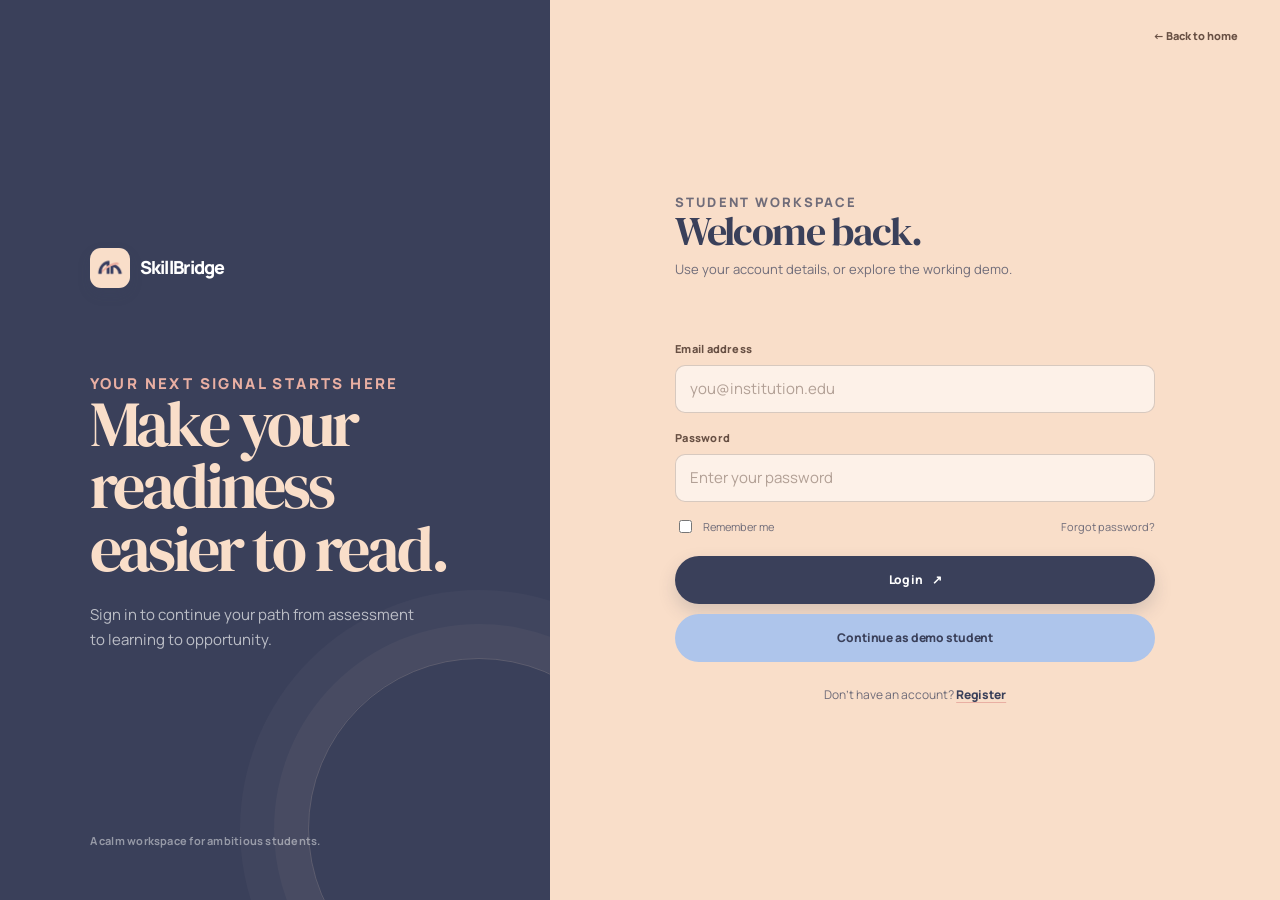
<file: client/login.html>
<!doctype html>
<html lang="en">
<head>
  <meta charset="UTF-8"><meta name="viewport" content="width=device-width, initial-scale=1.0"><title>Log in — SkillBridge</title>
  <link rel="icon" href="assets/images/skillbridge-mark.webp" type="image/png"><link rel="preconnect" href="https://fonts.googleapis.com"><link rel="preconnect" href="https://fonts.gstatic.com" crossorigin><link href="https://fonts.googleapis.com/css2?family=DM+Serif+Display:ital@0;1&family=Manrope:wght@400;500;600;700;800&display=swap" rel="stylesheet"><link rel="stylesheet" href="css/style.css"><link rel="stylesheet" href="css/auth.css"><link rel="stylesheet" href="css/responsive.css">
</head>
<body class="auth-page">
  <main class="auth-layout">
    <section class="auth-panel"><div class="auth-panel-inner"><a class="brand" href="index.html"><img class="brand-mark" src="assets/images/skillbridge-mark.webp" alt=""><span>SkillBridge</span></a><p class="eyebrow">Your next signal starts here</p><h1>Make your readiness easier to read.</h1><p>Sign in to continue your path from assessment to learning to opportunity.</p></div><span class="auth-quote">A calm workspace for ambitious students.</span></section>
    <section class="auth-form-wrap"><a class="back-home" href="index.html">← Back to home</a><form class="auth-form" id="login-form" novalidate><div class="auth-form-header"><p class="eyebrow">Student workspace</p><h2>Welcome back.</h2><p>Use your account details, or explore the working demo.</p></div><p class="form-status" aria-live="polite"></p><div class="form-field"><label for="email">Email address</label><input id="email" name="email" type="email" placeholder="you@institution.edu" autocomplete="email" required><span class="field-error">This field is required.</span></div><div class="form-field"><label for="password">Password</label><input id="password" name="password" type="password" placeholder="Enter your password" autocomplete="current-password" required><span class="field-error">This field is required.</span></div><div class="form-meta"><label class="checkbox"><input type="checkbox"> Remember me</label><a href="#" data-placeholder="Password recovery will connect to /api/auth in the next build.">Forgot password?</a></div><div class="form-actions"><button class="btn btn-primary" type="submit">Log in <span aria-hidden="true">↗</span></button><button class="btn btn-secondary" type="button" data-demo-login>Continue as demo student</button></div><div class="form-footer">Don’t have an account? <a href="register.html">Register</a></div></form></section>
  </main>
  <script src="js/main.js"></script><script src="js/auth.js"></script>
</body>
</html>
</file>
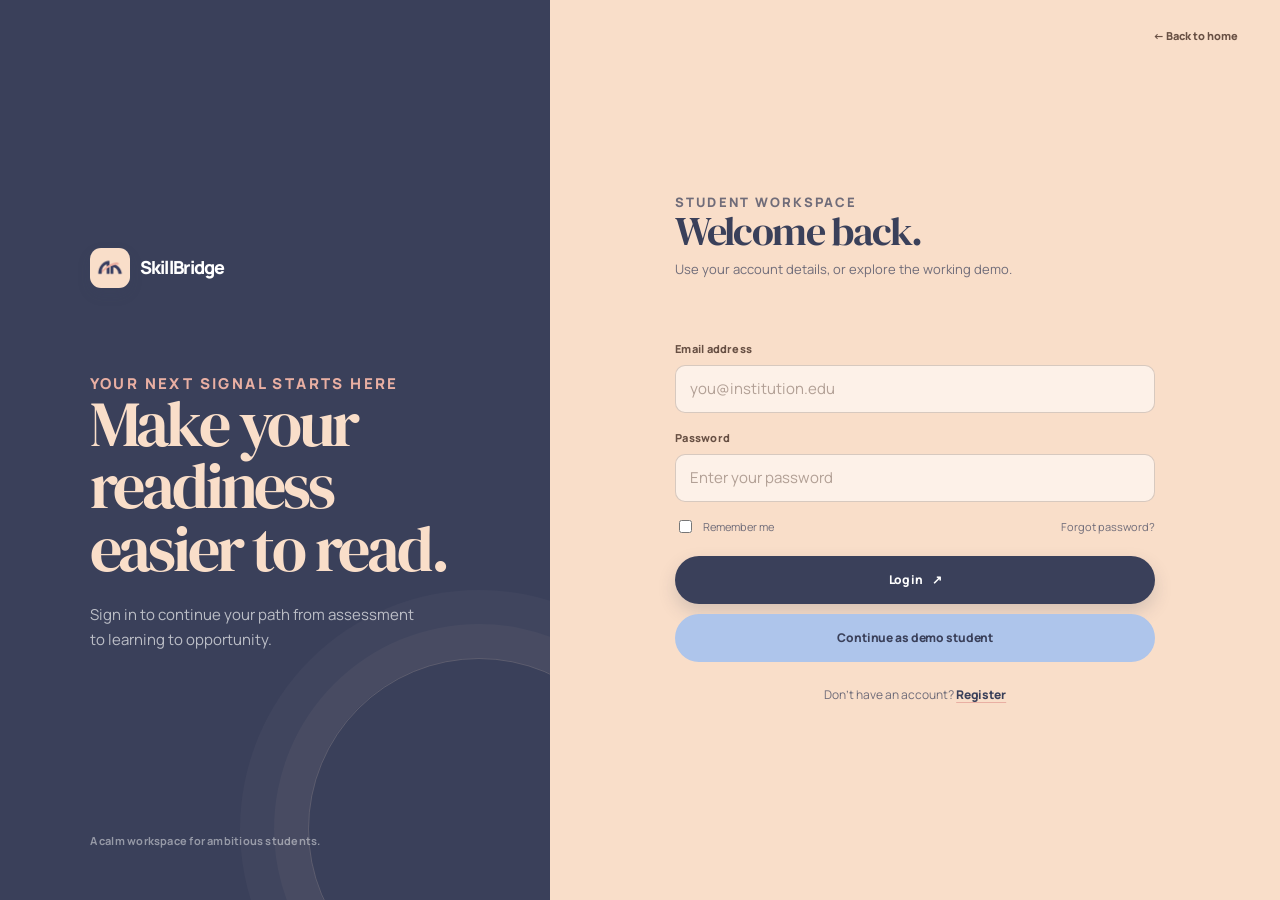
<file: client/opportunities.html>
<!doctype html>
<html lang="en">
<head>
  <meta charset="UTF-8"><meta name="viewport" content="width=device-width, initial-scale=1.0"><title>Opportunities — SkillBridge</title>
  <link rel="icon" href="assets/images/skillbridge-mark.webp" type="image/png"><link rel="preconnect" href="https://fonts.googleapis.com"><link rel="preconnect" href="https://fonts.gstatic.com" crossorigin><link href="https://fonts.googleapis.com/css2?family=DM+Serif+Display:ital@0;1&family=Manrope:wght@400;500;600;700;800&display=swap" rel="stylesheet"><link rel="stylesheet" href="css/style.css"><link rel="stylesheet" href="css/dashboard.css"><link rel="stylesheet" href="css/responsive.css">
</head>
<body class="portal-shell">
  <aside class="portal-sidebar"><a class="brand" href="dashboard.html"><img class="brand-mark" src="assets/images/skillbridge-mark.webp" alt=""><span>SkillBridge</span></a><p class="sidebar-kicker">Your workspace</p><nav class="portal-nav" aria-label="Student workspace"><a data-nav href="dashboard.html"><span class="nav-icon">⌂</span> Dashboard</a><a data-nav href="assessment.html"><span class="nav-icon">◌</span> Skill assessment</a><a data-nav href="skill-map.html"><span class="nav-icon">⌁</span> My skill map</a><a data-nav href="skill-map.html#gap-analysis"><span class="nav-icon">↗</span> Skill gaps</a><a data-nav href="learning.html"><span class="nav-icon">✦</span> Learning</a><a data-nav href="opportunities.html"><span class="nav-icon">⊙</span> Opportunities</a><a data-nav href="profile.html"><span class="nav-icon">○</span> Profile</a></nav><div class="sidebar-bottom"><div class="sidebar-profile"><span class="avatar" data-user-initials>AS</span><div><strong data-user-name>Aarav Sen</strong><span>Demo student</span></div></div><button class="sidebar-logout" data-logout><span class="nav-icon">↪</span> Log out</button></div></aside>
  <main class="portal-main"><div class="portal-topbar"><button class="topbar-menu" data-menu-toggle aria-label="Open menu" aria-expanded="false">☰</button><span class="crumb">Student workspace / Opportunities</span><div class="topbar-actions"><button aria-label="Notifications" data-placeholder="Notifications are ready for the future backend.">♧</button></div></div><div class="portal-content"><div class="portal-heading"><div><p class="eyebrow">A better fit than a bigger list</p><h1>Find your next role.</h1><p>Search internships and jobs by the skills you already have — and the ones you are building next.</p></div><img src="assets/images/skillbridge-opportunities.webp" alt="Editorial opportunity illustration" style="width:150px;max-height:145px;object-fit:contain;mix-blend-mode:multiply"></div><section class="dashboard-card card-pad"><div class="search-bar"><label class="search-field"><span class="search-icon">⌕</span><span class="sr-only">Search jobs, internships or skills</span><input data-opportunity-search type="search" placeholder="Search jobs, internships or skills"></label><button class="btn btn-primary" data-placeholder="Search is already live in this demo.">Search roles</button></div><div class="filter-row"><select data-opportunity-filter="type" aria-label="Opportunity type"><option value="">Any type</option><option>Internship</option><option>Job</option></select><select data-opportunity-filter="mode" aria-label="Work mode"><option value="">Any location mode</option><option>Remote</option><option>On-site</option></select><select data-opportunity-filter="skill" aria-label="Skill"><option value="">Any skill</option><option>Java</option><option>SQL</option><option>Python</option><option>JavaScript</option><option>Cloud</option></select></div><div data-opportunity-list></div></section></div></main>
  <script src="js/main.js"></script><script src="js/opportunities.js"></script>
</body>
</html>
</file>
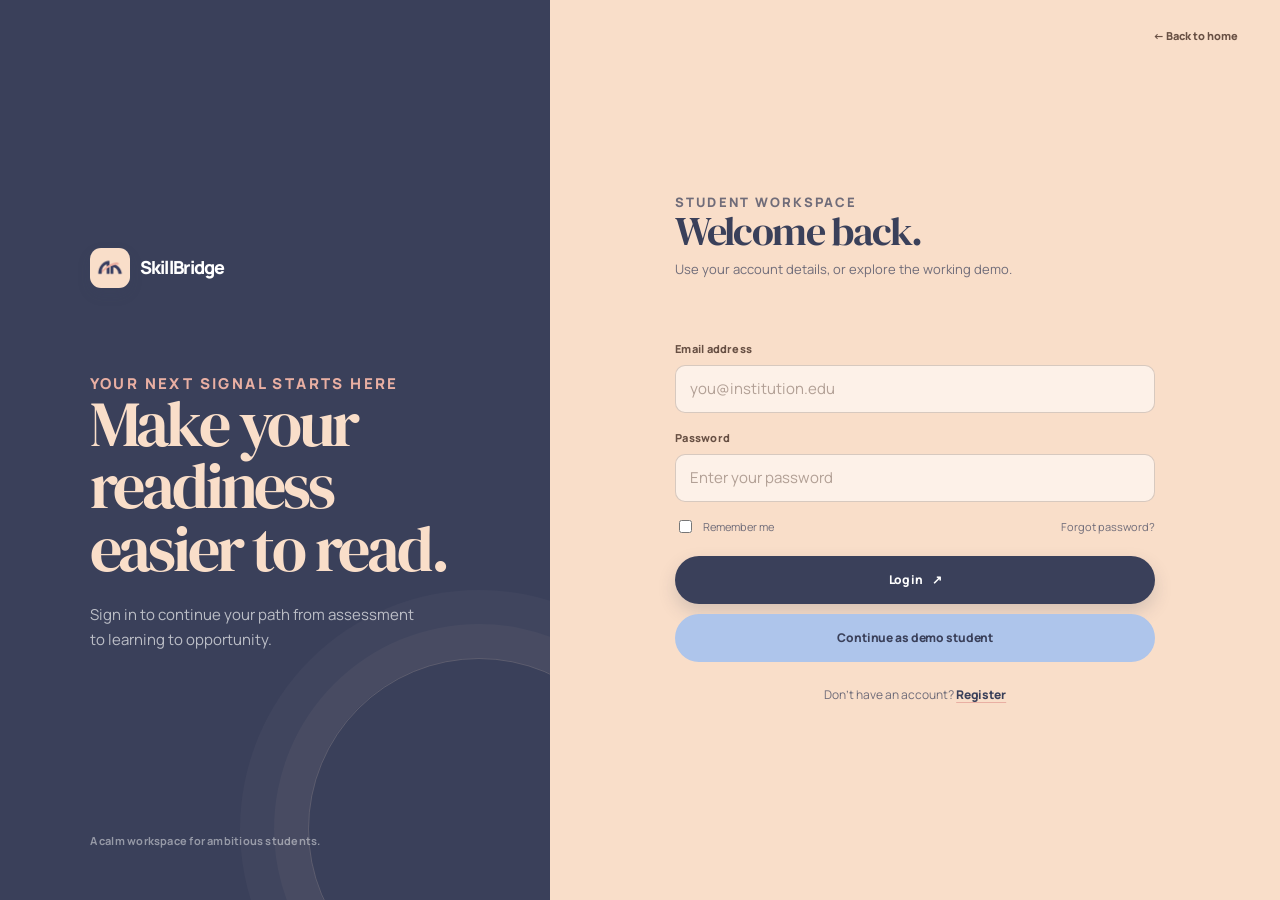
<file: client/profile.html>
<!doctype html>
<html lang="en">
<head>
  <meta charset="UTF-8"><meta name="viewport" content="width=device-width, initial-scale=1.0"><title>Profile — SkillBridge</title>
  <link rel="icon" href="assets/images/skillbridge-mark.webp" type="image/png"><link rel="preconnect" href="https://fonts.googleapis.com"><link rel="preconnect" href="https://fonts.gstatic.com" crossorigin><link href="https://fonts.googleapis.com/css2?family=DM+Serif+Display:ital@0;1&family=Manrope:wght@400;500;600;700;800&display=swap" rel="stylesheet"><link rel="stylesheet" href="css/style.css"><link rel="stylesheet" href="css/auth.css"><link rel="stylesheet" href="css/dashboard.css"><link rel="stylesheet" href="css/responsive.css">
</head>
<body class="portal-shell">
  <aside class="portal-sidebar"><a class="brand" href="dashboard.html"><img class="brand-mark" src="assets/images/skillbridge-mark.webp" alt=""><span>SkillBridge</span></a><p class="sidebar-kicker">Your workspace</p><nav class="portal-nav" aria-label="Student workspace"><a data-nav href="dashboard.html"><span class="nav-icon">⌂</span> Dashboard</a><a data-nav href="assessment.html"><span class="nav-icon">◌</span> Skill assessment</a><a data-nav href="skill-map.html"><span class="nav-icon">⌁</span> My skill map</a><a data-nav href="skill-map.html#gap-analysis"><span class="nav-icon">↗</span> Skill gaps</a><a data-nav href="learning.html"><span class="nav-icon">✦</span> Learning</a><a data-nav href="opportunities.html"><span class="nav-icon">⊙</span> Opportunities</a><a data-nav href="profile.html"><span class="nav-icon">○</span> Profile</a></nav><div class="sidebar-bottom"><div class="sidebar-profile"><span class="avatar" data-user-initials>AS</span><div><strong data-user-name>Aarav Sen</strong><span>Demo student</span></div></div><button class="sidebar-logout" data-logout><span class="nav-icon">↪</span> Log out</button></div></aside>
  <main class="portal-main"><div class="portal-topbar"><button class="topbar-menu" data-menu-toggle aria-label="Open menu" aria-expanded="false">☰</button><span class="crumb">Student workspace / Profile</span><div class="topbar-actions"><span class="muted-label">Saved locally</span></div></div><div class="portal-content"><div class="portal-heading"><div><p class="eyebrow">Your context</p><h1>Make it yours.</h1><p>Edit the details that help SkillBridge give your next recommendation more context.</p></div></div><div class="profile-layout"><section class="dashboard-card profile-card"><span class="avatar" data-user-initials>AS</span><h2 data-user-name>Aarav Sen</h2><p data-user-email>aarav@example.com</p><span class="chip" style="background:var(--rose)">Demo student</span></section><section class="dashboard-card profile-form"><div class="card-header"><div><p class="muted-label">Personal profile</p><h2>Your details</h2></div><span class="chip cream">LocalStorage</span></div><p class="form-status" data-profile-status aria-live="polite"></p><form id="profile-form"><div class="form-grid"><div class="form-field"><label for="fullName">Full name</label><input id="fullName" name="fullName" type="text"></div><div class="form-field"><label for="email">Email address</label><input id="email" name="email" type="email"></div><div class="form-field"><label for="institution">Institution</label><input id="institution" name="institution" type="text"></div><div class="form-field"><label for="course">Course / branch</label><input id="course" name="course" type="text"></div><div class="form-field"><label for="year">Year of study</label><select id="year" name="year"><option>1st Year</option><option>2nd Year</option><option>3rd Year</option><option>4th Year</option><option>Postgraduate</option></select></div><div class="form-field"><label for="role">User role</label><select id="role" name="role"><option>Student</option><option>Faculty</option><option>Industry</option></select></div><div class="form-field full"><label for="interests">Interests</label><textarea id="interests" name="interests" placeholder="What kind of work would you like to explore?"></textarea></div></div><button class="btn btn-primary" type="submit">Save profile ↗</button></form></section></div></div></main>
  <script src="js/main.js"></script><script src="js/profile.js"></script>
</body>
</html>
</file>
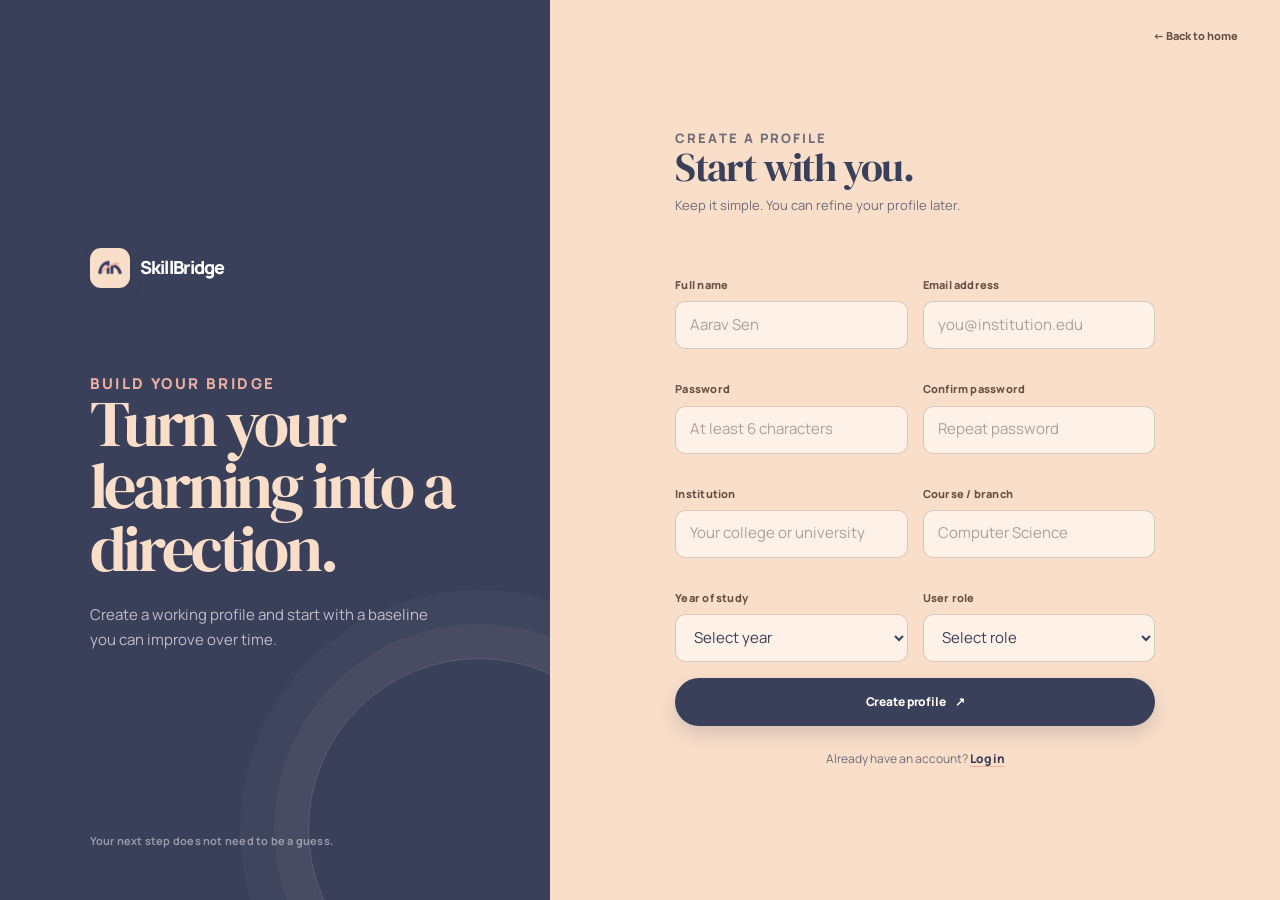
<file: client/register.html>
<!doctype html>
<html lang="en">
<head>
  <meta charset="UTF-8"><meta name="viewport" content="width=device-width, initial-scale=1.0"><title>Register — SkillBridge</title>
  <link rel="icon" href="assets/images/skillbridge-mark.webp" type="image/png"><link rel="preconnect" href="https://fonts.googleapis.com"><link rel="preconnect" href="https://fonts.gstatic.com" crossorigin><link href="https://fonts.googleapis.com/css2?family=DM+Serif+Display:ital@0;1&family=Manrope:wght@400;500;600;700;800&display=swap" rel="stylesheet"><link rel="stylesheet" href="css/style.css"><link rel="stylesheet" href="css/auth.css"><link rel="stylesheet" href="css/responsive.css">
</head>
<body class="auth-page">
  <main class="auth-layout">
    <section class="auth-panel"><div class="auth-panel-inner"><a class="brand" href="index.html"><img class="brand-mark" src="assets/images/skillbridge-mark.webp" alt=""><span>SkillBridge</span></a><p class="eyebrow">Build your bridge</p><h1>Turn your learning into a direction.</h1><p>Create a working profile and start with a baseline you can improve over time.</p></div><span class="auth-quote">Your next step does not need to be a guess.</span></section>
    <section class="auth-form-wrap"><a class="back-home" href="index.html">← Back to home</a><form class="auth-form" id="register-form" novalidate><div class="auth-form-header"><p class="eyebrow">Create a profile</p><h2>Start with you.</h2><p>Keep it simple. You can refine your profile later.</p></div><p class="form-status" aria-live="polite"></p><div class="form-grid"><div class="form-field"><label for="fullName">Full name</label><input id="fullName" name="fullName" type="text" placeholder="Aarav Sen" required><span class="field-error">This field is required.</span></div><div class="form-field"><label for="email">Email address</label><input id="email" name="email" type="email" placeholder="you@institution.edu" required><span class="field-error">This field is required.</span></div><div class="form-field"><label for="password">Password</label><input id="password" name="password" type="password" placeholder="At least 6 characters" required><span class="field-error">This field is required.</span></div><div class="form-field"><label for="confirmPassword">Confirm password</label><input id="confirmPassword" name="confirmPassword" type="password" placeholder="Repeat password" required><span class="field-error">This field is required.</span></div><div class="form-field"><label for="institution">Institution</label><input id="institution" name="institution" type="text" placeholder="Your college or university" required><span class="field-error">This field is required.</span></div><div class="form-field"><label for="course">Course / branch</label><input id="course" name="course" type="text" placeholder="Computer Science" required><span class="field-error">This field is required.</span></div><div class="form-field"><label for="year">Year of study</label><select id="year" name="year" required><option value="">Select year</option><option>1st Year</option><option>2nd Year</option><option>3rd Year</option><option>4th Year</option><option>Postgraduate</option></select><span class="field-error">Choose your current year.</span></div><div class="form-field"><label for="role">User role</label><select id="role" name="role" required><option value="">Select role</option><option>Student</option><option>Faculty</option><option>Industry</option></select><span class="field-error">Choose a role.</span></div></div><div class="form-actions"><button class="btn btn-primary" type="submit">Create profile <span aria-hidden="true">↗</span></button></div><div class="form-footer">Already have an account? <a href="login.html">Log in</a></div></form></section>
  </main>
  <script src="js/main.js"></script><script src="js/auth.js"></script>
</body>
</html>
</file>
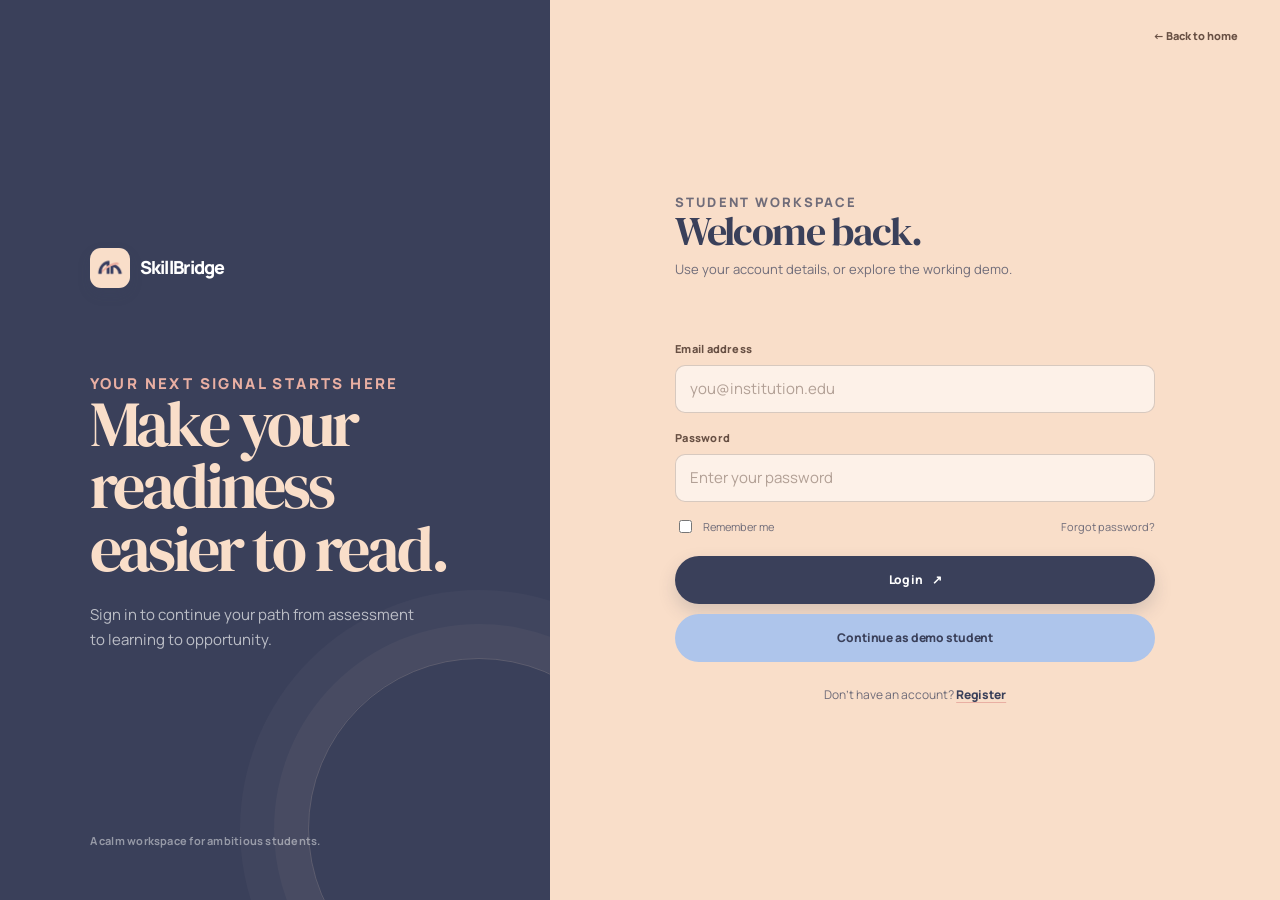
<file: client/skill-map.html>
<!doctype html>
<html lang="en">
<head>
  <meta charset="UTF-8"><meta name="viewport" content="width=device-width, initial-scale=1.0"><title>My skill map — SkillBridge</title>
  <link rel="icon" href="assets/images/skillbridge-mark.webp" type="image/png"><link rel="preconnect" href="https://fonts.googleapis.com"><link rel="preconnect" href="https://fonts.gstatic.com" crossorigin><link href="https://fonts.googleapis.com/css2?family=DM+Serif+Display:ital@0;1&family=Manrope:wght@400;500;600;700;800&display=swap" rel="stylesheet"><link rel="stylesheet" href="css/style.css"><link rel="stylesheet" href="css/dashboard.css"><link rel="stylesheet" href="css/responsive.css">
</head>
<body class="portal-shell">
  <aside class="portal-sidebar"><a class="brand" href="dashboard.html"><img class="brand-mark" src="assets/images/skillbridge-mark.webp" alt=""><span>SkillBridge</span></a><p class="sidebar-kicker">Your workspace</p><nav class="portal-nav" aria-label="Student workspace"><a data-nav href="dashboard.html"><span class="nav-icon">⌂</span> Dashboard</a><a data-nav href="assessment.html"><span class="nav-icon">◌</span> Skill assessment</a><a data-nav href="skill-map.html"><span class="nav-icon">⌁</span> My skill map</a><a data-nav href="skill-map.html#gap-analysis"><span class="nav-icon">↗</span> Skill gaps</a><a data-nav href="learning.html"><span class="nav-icon">✦</span> Learning</a><a data-nav href="opportunities.html"><span class="nav-icon">⊙</span> Opportunities</a><a data-nav href="profile.html"><span class="nav-icon">○</span> Profile</a></nav><div class="sidebar-bottom"><div class="sidebar-profile"><span class="avatar" data-user-initials>AS</span><div><strong data-user-name>Aarav Sen</strong><span>Demo student</span></div></div><button class="sidebar-logout" data-logout><span class="nav-icon">↪</span> Log out</button></div></aside>
  <main class="portal-main"><div class="portal-topbar"><button class="topbar-menu" data-menu-toggle aria-label="Open menu" aria-expanded="false">☰</button><span class="crumb">Student workspace / My skill map</span><div class="topbar-actions"><a class="btn btn-primary btn-sm" href="assessment.html">Update baseline ↗</a></div></div><div class="portal-content"><div class="portal-heading"><div><p class="eyebrow">Your skill inventory</p><h1>My skill map.</h1><p>A snapshot of current proficiency, target level, and industry relevance. Keep it useful, not perfect.</p></div><img src="assets/images/skillbridge-dashboard.webp" alt="Abstract skill dashboard illustration" style="width:170px;max-height:150px;object-fit:contain;mix-blend-mode:multiply"></div><section class="dashboard-card card-pad skill-map-section"><div class="card-header"><div><p class="muted-label">Technical skills</p><h2>Build the craft</h2></div><span class="chip">5 signals</span></div><div class="skill-map-list"><div class="skill-map-item"><h3>Java</h3><div class="skill-map-meta"><span>Current <strong>80%</strong></span><span>Target <strong>85%</strong></span><span>High relevance</span></div><div class="skill-track" style="margin-top:12px"><span data-map-progress="80"></span></div></div><div class="skill-map-item"><h3>Python</h3><div class="skill-map-meta"><span>Current <strong>82%</strong></span><span>Target <strong>88%</strong></span><span>High relevance</span></div><div class="skill-track" style="margin-top:12px"><span data-map-progress="82"></span></div></div><div class="skill-map-item"><h3>SQL</h3><div class="skill-map-meta"><span>Current <strong>65%</strong></span><span>Target <strong>80%</strong></span><span>High relevance</span></div><div class="skill-track rose" style="margin-top:12px"><span data-map-progress="65"></span></div></div><div class="skill-map-item"><h3>HTML / CSS / JavaScript</h3><div class="skill-map-meta"><span>Current <strong>74%</strong></span><span>Target <strong>84%</strong></span><span>Medium relevance</span></div><div class="skill-track" style="margin-top:12px"><span data-map-progress="74"></span></div></div><div class="skill-map-item"><h3>Data structures</h3><div class="skill-map-meta"><span>Current <strong>58%</strong></span><span>Target <strong>78%</strong></span><span>High relevance</span></div><div class="skill-track rose" style="margin-top:12px"><span data-map-progress="58"></span></div></div></div></section><section class="dashboard-card card-pad skill-map-section"><div class="card-header"><div><p class="muted-label">Professional skills</p><h2>Make the work travel</h2></div><span class="chip cream">4 signals</span></div><div class="skill-map-list"><div class="skill-map-item"><h3>Communication</h3><div class="skill-map-meta"><span>Current <strong>90%</strong></span><span>Target <strong>92%</strong></span><span>High relevance</span></div><div class="skill-track" style="margin-top:12px"><span data-map-progress="90"></span></div></div><div class="skill-map-item"><h3>Teamwork</h3><div class="skill-map-meta"><span>Current <strong>84%</strong></span><span>Target <strong>88%</strong></span><span>High relevance</span></div><div class="skill-track" style="margin-top:12px"><span data-map-progress="84"></span></div></div><div class="skill-map-item"><h3>Problem solving</h3><div class="skill-map-meta"><span>Current <strong>78%</strong></span><span>Target <strong>86%</strong></span><span>High relevance</span></div><div class="skill-track" style="margin-top:12px"><span data-map-progress="78"></span></div></div><div class="skill-map-item"><h3>Leadership</h3><div class="skill-map-meta"><span>Current <strong>61%</strong></span><span>Target <strong>76%</strong></span><span>Medium relevance</span></div><div class="skill-track rose" style="margin-top:12px"><span data-map-progress="61"></span></div></div></div></section><section class="dashboard-card table-card skill-map-section" id="gap-analysis"><div class="card-pad card-header"><div><p class="muted-label">Prioritize next</p><h2>Skill gap analysis</h2></div><span class="chip rose">Focus area</span></div><table class="skill-table"><thead><tr><th>Skill</th><th>Current</th><th>Target</th><th>Gap</th></tr></thead><tbody><tr><td>Spring Boot</td><td>35%</td><td>75%</td><td><span class="gap-pill high">High</span></td></tr><tr><td>SQL</td><td>65%</td><td>80%</td><td><span class="gap-pill medium">Medium</span></td></tr><tr><td>Java</td><td>80%</td><td>85%</td><td><span class="gap-pill low">Low</span></td></tr><tr><td>Cloud fundamentals</td><td>44%</td><td>70%</td><td><span class="gap-pill high">High</span></td></tr></tbody></table></section></div></main>
  <script src="js/main.js"></script><script src="js/skill-map.js"></script>
</body>
</html>
</file>
<file: client/css/style.css>
/* SkillBridge Warm Signal system: contemporary editorial information design, warm paper surfaces, deep navy structure, visible progress signals. */

:root {
  --primary: #3A405A;
  --secondary: #AEC5EB;
  --cream: #F9DEC9;
  --rose: #E9AFA3;
  --brown: #685044;
  --white: #FFFFFF;
  --ink-soft: rgba(58, 64, 90, .72);
  --line: rgba(104, 80, 68, .18);
  --shadow: 0 18px 45px rgba(58, 64, 90, .12);
  --shadow-small: 0 8px 20px rgba(58, 64, 90, .10);
  --ease-out: cubic-bezier(.23, 1, .32, 1);
  --ease-in-out: cubic-bezier(.77, 0, .175, 1);
  --serif: "DM Serif Display", Georgia, serif;
  --sans: "Manrope", Arial, sans-serif;
  --radius-lg: 26px;
  --radius-md: 18px;
  --radius-sm: 10px;
}

* { box-sizing: border-box; }
html { scroll-behavior: smooth; }
body {
  margin: 0;
  color: var(--primary);
  background: var(--cream);
  font-family: var(--sans);
  font-size: 15px;
  line-height: 1.65;
  -webkit-font-smoothing: antialiased;
}
body::selection { background: var(--rose); color: var(--primary); }
a { color: inherit; text-decoration: none; }
button, input, select, textarea { font: inherit; }
button { border: 0; cursor: pointer; }
img { display: block; max-width: 100%; }

.container { width: min(1180px, calc(100% - 48px)); margin: 0 auto; }
.sr-only { position: absolute; width: 1px; height: 1px; padding: 0; margin: -1px; overflow: hidden; clip: rect(0,0,0,0); white-space: nowrap; border: 0; }
.eyebrow {
  margin: 0 0 15px;
  color: var(--brown);
  font-size: 11px;
  font-weight: 800;
  letter-spacing: .16em;
  line-height: 1.2;
  text-transform: uppercase;
}
.display-title {
  margin: 0;
  color: var(--primary);
  font-family: var(--serif);
  font-size: clamp(2.9rem, 7vw, 5.9rem);
  font-weight: 400;
  letter-spacing: -.045em;
  line-height: .98;
}
.display-title em { color: var(--brown); font-style: italic; }
.section-title {
  margin: 0;
  color: var(--primary);
  font-family: var(--serif);
  font-size: clamp(2rem, 4vw, 3.6rem);
  font-weight: 400;
  letter-spacing: -.035em;
  line-height: 1.04;
}
.section-copy { max-width: 530px; color: var(--ink-soft); }

.site-header {
  position: absolute;
  top: 0;
  z-index: 10;
  width: 100%;
  padding: 22px 0;
  color: var(--white);
}
.site-header .container { display: flex; align-items: center; justify-content: space-between; gap: 28px; }
.brand { display: inline-flex; align-items: center; gap: 10px; font-size: 18px; font-weight: 850; letter-spacing: -.04em; }
.brand-mark { width: 40px; height: 40px; padding: 5px; border-radius: 11px; background: var(--cream); object-fit: contain; box-shadow: 0 6px 14px rgba(58,64,90,.14); }
.brand-mark.small { width: 32px; height: 32px; padding: 4px; }
.site-nav { display: flex; align-items: center; gap: 27px; color: rgba(255,255,255,.78); font-size: 12px; font-weight: 700; }
.site-nav a { position: relative; transition: color .18s var(--ease-out); }
.site-nav a::after { position: absolute; right: 0; bottom: -7px; left: 0; height: 2px; background: var(--rose); content: ""; opacity: 0; transform: scaleX(.3); transition: opacity .18s var(--ease-out), transform .18s var(--ease-out); }
.site-nav a:hover, .site-nav a:focus-visible { color: var(--white); }
.site-nav a:hover::after, .site-nav a:focus-visible::after { opacity: 1; transform: scaleX(1); }
.header-actions { display: flex; align-items: center; gap: 10px; }

.btn {
  display: inline-flex;
  min-height: 48px;
  align-items: center;
  justify-content: center;
  gap: 9px;
  padding: 0 19px;
  border: 1px solid transparent;
  border-radius: 999px;
  font-size: 12px;
  font-weight: 800;
  letter-spacing: -.01em;
  transition: transform .16s var(--ease-out), box-shadow .18s var(--ease-out), background .18s var(--ease-out), color .18s var(--ease-out), border-color .18s var(--ease-out);
}
.btn:active { transform: scale(.97); }
.btn-primary { background: var(--primary); color: var(--white); box-shadow: 0 8px 18px rgba(58,64,90,.18); }
.btn-primary:hover, .btn-primary:focus-visible { background: var(--brown); box-shadow: 0 13px 24px rgba(58,64,90,.25); transform: translateY(-2px); }
.btn-secondary { background: var(--secondary); color: var(--primary); }
.btn-secondary:hover, .btn-secondary:focus-visible { background: var(--white); transform: translateY(-2px); }
.btn-ghost { border-color: rgba(255,255,255,.28); color: var(--white); }
.btn-ghost:hover, .btn-ghost:focus-visible { background: rgba(255,255,255,.1); border-color: var(--white); }
.btn-light { background: var(--white); color: var(--primary); }
.btn-light:hover, .btn-light:focus-visible { background: var(--secondary); transform: translateY(-2px); }
.btn-sm { min-height: 38px; padding: 0 14px; font-size: 11px; }
.text-link { display: inline-flex; align-items: center; gap: 7px; color: var(--primary); font-size: 12px; font-weight: 850; }
.text-link:hover { color: var(--brown); }

.hero {
  position: relative;
  min-height: 760px;
  overflow: hidden;
  background: var(--cream);
}
.hero::before { position: absolute; top: 0; right: 0; width: 43%; height: 100%; background: var(--secondary); content: ""; opacity: .32; clip-path: polygon(23% 0,100% 0,100% 100%,0 100%); }
.hero::after { position: absolute; right: 15%; bottom: 9%; width: 160px; height: 160px; border: 1px solid rgba(58,64,90,.18); border-radius: 50%; content: ""; }
.hero .container { position: relative; z-index: 1; display: grid; min-height: 760px; grid-template-columns: minmax(0, 1.03fr) minmax(420px, .97fr); align-items: center; gap: 46px; padding-top: 64px; }
.hero-copy { max-width: 650px; padding-bottom: 28px; }
.hero-copy .eyebrow { color: var(--brown); }
.hero-copy p:not(.eyebrow) { max-width: 500px; margin: 27px 0 31px; color: var(--ink-soft); font-size: 17px; line-height: 1.65; }
.hero-actions { display: flex; flex-wrap: wrap; gap: 12px; }
.hero-note { display: flex; align-items: center; gap: 10px; margin-top: 30px; color: var(--brown); font-size: 11px; font-weight: 750; }
.signal-dot { width: 8px; height: 8px; flex: 0 0 auto; border-radius: 50%; background: var(--rose); box-shadow: 0 0 0 6px rgba(233,175,163,.22); }
.hero-visual { position: relative; min-height: 510px; }
.hero-visual .visual-image { position: absolute; inset: 0 -120px -20px -45px; width: calc(100% + 165px); max-width: none; height: 100%; object-fit: contain; object-position: center right; mix-blend-mode: multiply; }
.hero-card { position: absolute; right: 7%; bottom: 2%; z-index: 2; width: 205px; padding: 17px; border: 1px solid rgba(58,64,90,.12); border-radius: var(--radius-md); background: rgba(255,255,255,.78); box-shadow: var(--shadow); backdrop-filter: blur(12px); }
.hero-card .mini-label { margin: 0 0 8px; color: var(--brown); font-size: 9px; font-weight: 850; letter-spacing: .12em; text-transform: uppercase; }
.hero-card strong { display: block; margin-bottom: 10px; font-family: var(--serif); font-size: 29px; font-weight: 400; line-height: 1; }
.meter { height: 8px; overflow: hidden; border-radius: 999px; background: var(--secondary); }
.meter span { display: block; width: 78%; height: 100%; border-radius: inherit; background: var(--primary); }
.hero-card small { display: flex; justify-content: space-between; margin-top: 8px; color: var(--ink-soft); font-size: 10px; }

.section { padding: 118px 0; }
.section-paper { background: var(--white); }
.section-navy { background: var(--primary); color: var(--white); }
.section-navy .section-title, .section-navy .eyebrow { color: var(--white); }
.section-navy .section-copy { color: rgba(255,255,255,.68); }
.section-header { display: flex; align-items: end; justify-content: space-between; gap: 30px; margin-bottom: 42px; }
.section-header .section-copy { margin-bottom: 5px; }
.section-header.stack { display: block; }

.problem-grid { display: grid; grid-template-columns: repeat(3, 1fr); gap: 18px; }
.problem-card { min-height: 280px; padding: 28px; border-radius: var(--radius-lg); box-shadow: var(--shadow-small); transition: transform .22s var(--ease-out), box-shadow .22s var(--ease-out); }
.problem-card:hover { box-shadow: var(--shadow); transform: translateY(-7px); }
.problem-card:nth-child(1) { background: var(--secondary); }
.problem-card:nth-child(2) { background: var(--cream); }
.problem-card:nth-child(3) { background: var(--rose); }
.card-number { display: flex; width: 38px; height: 38px; align-items: center; justify-content: center; margin-bottom: 85px; border-radius: 50%; background: rgba(255,255,255,.52); color: var(--primary); font-size: 12px; font-weight: 850; }
.problem-card h3 { margin: 0 0 10px; font-family: var(--serif); font-size: 29px; font-weight: 400; letter-spacing: -.03em; line-height: 1; }
.problem-card p { max-width: 250px; margin: 0; color: rgba(58,64,90,.72); line-height: 1.55; }

.workflow { display: grid; grid-template-columns: .76fr 1.24fr; align-items: center; gap: 70px; }
.workflow-intro { max-width: 400px; }
.workflow-steps { display: grid; grid-template-columns: repeat(4, 1fr); gap: 0; }
.workflow-step { position: relative; padding: 20px 18px 20px 0; }
.workflow-step:not(:last-child)::after { position: absolute; top: 42px; right: 0; width: calc(100% - 72px); height: 1px; background: var(--secondary); content: ""; }
.workflow-step .step-index { position: relative; z-index: 1; display: flex; width: 54px; height: 54px; align-items: center; justify-content: center; margin-bottom: 25px; border: 1px solid var(--secondary); border-radius: 50%; background: var(--primary); color: var(--white); font-size: 12px; font-weight: 850; }
.workflow-step:nth-child(2) .step-index { background: var(--secondary); color: var(--primary); }
.workflow-step:nth-child(3) .step-index { background: var(--rose); color: var(--primary); }
.workflow-step:nth-child(4) .step-index { background: var(--cream); color: var(--primary); }
.workflow-step h3 { margin: 0 0 7px; color: var(--white); font-size: 14px; letter-spacing: .05em; text-transform: uppercase; }
.workflow-step p { margin: 0; color: rgba(255,255,255,.58); font-size: 12px; line-height: 1.5; }

.feature-grid { display: grid; grid-template-columns: repeat(3, 1fr); gap: 16px; counter-reset: feature; }
.feature-card { position: relative; min-height: 235px; padding: 25px; border: 1px solid var(--line); border-radius: var(--radius-md); background: var(--white); box-shadow: 0 6px 18px rgba(58,64,90,.04); transition: transform .22s var(--ease-out), border-color .22s var(--ease-out); }
.feature-card::after { position: absolute; top: 25px; right: 25px; display: flex; width: 27px; height: 27px; align-items: center; justify-content: center; border: 1px solid rgba(58,64,90,.18); border-radius: 50%; color: var(--brown); content: "0" counter(feature); counter-increment: feature; font-size: 9px; font-weight: 850; }
.feature-card::before { position: absolute; top: 38px; right: -17px; width: 16px; height: 1px; background: var(--secondary); content: ""; }
.feature-card:nth-child(3n)::before { display: none; }
.feature-card:hover { border-color: var(--rose); transform: translateY(-5px); }
.feature-icon { display: flex; width: 46px; height: 46px; align-items: center; justify-content: center; margin-bottom: 54px; border-radius: 14px; background: var(--cream); color: var(--primary); font-size: 20px; font-weight: 800; }
.feature-card:nth-child(2) .feature-icon, .feature-card:nth-child(5) .feature-icon { background: var(--secondary); }
.feature-card:nth-child(3) .feature-icon, .feature-card:nth-child(6) .feature-icon { background: var(--cream); }
.feature-card h3 { margin: 0 0 7px; font-size: 16px; letter-spacing: -.03em; }
.feature-card p { margin: 0; color: var(--ink-soft); font-size: 13px; line-height: 1.5; }

.stats-band { background: var(--cream); color: var(--primary); border-top: 1px solid rgba(104,80,68,.14); }
.stats-band .section-title { color: var(--primary); }
.stats-band .section-copy { color: var(--ink-soft); }
.stats-grid { display: grid; grid-template-columns: repeat(3, 1fr); gap: 25px; }
.stat { padding: 18px 0; border-top: 3px solid var(--primary); }
.stat strong { display: block; color: var(--primary); font-family: var(--serif); font-size: 54px; font-weight: 400; letter-spacing: -.04em; line-height: 1; }
.stat span { display: block; margin-top: 12px; color: var(--brown); font-size: 12px; }
.stat-note { margin: 34px 0 0; color: var(--brown); font-size: 10px; }

.site-footer { padding: 48px 0 28px; background: var(--primary); color: var(--white); }
.footer-top { display: flex; align-items: start; justify-content: space-between; gap: 35px; padding-bottom: 42px; }
.footer-top p { max-width: 270px; margin: 15px 0 0; color: rgba(255,255,255,.58); font-size: 12px; }
.footer-links { display: flex; flex-wrap: wrap; gap: 26px; color: var(--cream); font-size: 11px; font-weight: 750; }
.footer-links a:hover { color: var(--secondary); }
.footer-bottom { display: flex; align-items: center; justify-content: space-between; gap: 20px; padding-top: 22px; border-top: 1px solid rgba(255,255,255,.16); color: rgba(255,255,255,.48); font-size: 10px; }
.footer-bottom span:last-child { color: var(--rose); }

.toast { position: fixed; right: 22px; bottom: 22px; z-index: 80; max-width: 320px; padding: 14px 17px; border: 1px solid rgba(58,64,90,.16); border-radius: 12px; background: var(--white); box-shadow: var(--shadow); color: var(--primary); font-size: 12px; font-weight: 750; opacity: 0; pointer-events: none; transform: translateY(10px); transition: opacity .2s var(--ease-out), transform .2s var(--ease-out); }
.toast.show { opacity: 1; transform: translateY(0); }

@media (prefers-reduced-motion: no-preference) {
  .hero-copy { animation: rise-in .7s var(--ease-out) both; }
  .hero-visual { animation: rise-in .8s .1s var(--ease-out) both; }
  .problem-card, .feature-card { animation: rise-in .5s var(--ease-out) both; }
}
@keyframes rise-in { from { opacity: 0; transform: translateY(18px); } to { opacity: 1; transform: translateY(0); } }

:focus-visible { outline: 3px solid var(--rose); outline-offset: 3px; }
</file>
<file: client/css/responsive.css>
/* SkillBridge Warm Signal responsive layer: preserve editorial hierarchy and convert navigation to a focused mobile drawer. */

.mobile-overlay { display: none; }
@media (max-width: 760px) {
  .container { width: min(100% - 36px, 620px); }
  .site-header { padding: 18px 0; }
  .site-nav, .site-header .header-actions { display: none; }
  .site-header .container::after { display: block; width: 36px; height: 36px; border: 1px solid rgba(255,255,255,.28); border-radius: 50%; color: var(--white); content: "☰"; font-size: 17px; line-height: 34px; text-align: center; }
  .hero { min-height: auto; padding: 112px 0 62px; }
  .hero::before { width: 100%; height: 45%; opacity: .35; clip-path: polygon(0 0,100% 0,100% 100%,0 78%); }
  .hero .container { display: block; min-height: 0; padding-top: 0; }
  .display-title { font-size: clamp(3rem, 14vw, 4.5rem); }
  .hero-copy { padding: 0; }
  .hero-copy p:not(.eyebrow) { font-size: 15px; }
  .hero-visual { min-height: 330px; margin-top: 25px; }
  .hero-visual .visual-image { inset: 0 -45px -25px -25px; width: calc(100% + 70px); }
  .hero-card { right: 0; bottom: 0; width: 180px; }
  .section { padding: 76px 0; }
  .section-header { display: block; margin-bottom: 28px; }
  .section-header .section-copy { margin-top: 16px; }
  .problem-grid, .feature-grid, .stats-grid { grid-template-columns: 1fr; }
  .problem-card { min-height: 220px; }
  .card-number { margin-bottom: 45px; }
  .workflow { display: block; }
  .workflow-steps { grid-template-columns: 1fr 1fr; margin-top: 28px; }
  .workflow-step:not(:last-child)::after { display: none; }
  .workflow-step { padding: 12px 12px 25px 0; }
  .workflow-step .step-index { margin-bottom: 15px; }
  .footer-top, .footer-bottom { display: block; }
  .footer-links { margin-top: 30px; gap: 14px 22px; }
  .footer-bottom span { display: block; margin-top: 11px; }
  .portal-sidebar { left: -250px; width: 238px; box-shadow: 12px 0 35px rgba(58,64,90,.22); transition: left .25s var(--ease-out); }
  .portal-sidebar.open { left: 0; }
  .portal-main { margin-left: 0; }
  .portal-topbar { min-height: 68px; padding: 0 18px; }
  .topbar-menu { display: inline-flex; }
  .portal-content { width: min(100% - 36px, 620px); padding: 40px 0 60px; }
  .portal-heading { display: block; margin-bottom: 28px; }
  .portal-heading .btn { margin-top: 19px; }
  .dashboard-row { grid-template-columns: 1fr; }
  .readiness-card { display: block; min-height: 0; padding: 25px; }
  .score-ring { width: 145px; height: 145px; margin: 25px auto 0; }
  .score-ring strong { font-size: 37px; }
  .skill-map-list { grid-template-columns: 1fr; }
  .opportunity-card { grid-template-columns: 1fr; }
  .opportunity-aside { min-width: 0; align-items: start; }
  .resource-card { grid-template-columns: 72px 1fr; }
  .resource-thumb { width: 72px; height: 64px; }
  .resource-card .btn { grid-column: 1 / -1; }
  .search-bar { align-items: stretch; flex-direction: column; }
  .search-bar .btn { width: 100%; }
  .assessment-card, .results-card { padding: 25px; }
  .assessment-top { align-items: start; flex-direction: column; }
  .result-summary { grid-template-columns: 1fr; }
  .result-row { grid-template-columns: 105px 1fr 36px; gap: 8px; }
  .result-row .skill-track { grid-column: 2; }
  .result-row strong { font-size: 10px; }
}
@media (max-width: 420px) {
  .hero-actions { display: grid; }
  .hero-actions .btn { width: 100%; }
  .workflow-steps { grid-template-columns: 1fr; }
  .workflow-step { display: grid; grid-template-columns: 54px 1fr; gap: 12px; padding: 12px 0; }
  .workflow-step .step-index { grid-row: 1 / span 2; }
  .workflow-step h3 { align-self: end; }
  .workflow-step p { align-self: start; }
  .card-pad { padding: 20px; }
  .skill-table { min-width: 620px; }
  .table-card { overflow-x: auto; }
}
</file>
<file: public/frontend/css/style.css>
/* ============================================================
   C2C — Global stylesheet
   Design tokens, base elements, layout, navbar, footer, landing
   ============================================================ */

/* ---------- 1. Design tokens ---------- */
:root {
  /* Brand */
  --primary: #1b3a6b;          /* academia navy */
  --primary-dark: #12294c;
  --primary-light: #e8eef8;
  --secondary: #0d9488;        /* industry teal */
  --secondary-dark: #0b7c72;
  --secondary-light: #e2f5f2;

  /* Neutrals */
  --background: #f6f8fb;
  --surface: #ffffff;
  --surface-alt: #eef2f8;
  --text: #16233a;
  --text-muted: #5c6b83;
  --border: #dbe2ee;

  /* Status */
  --success: #15803d;
  --success-bg: #e7f6ec;
  --warning: #b45309;
  --warning-bg: #fdf1e0;
  --danger: #b91c1c;
  --danger-bg: #fdeaea;
  --info: #1d4ed8;
  --info-bg: #e8eefc;

  /* Shape & depth */
  --radius-sm: 6px;
  --radius: 12px;
  --radius-lg: 18px;
  --radius-pill: 999px;
  --shadow-sm: 0 1px 2px rgba(16, 32, 56, 0.06);
  --shadow: 0 6px 18px rgba(16, 32, 56, 0.08);
  --shadow-lg: 0 18px 40px rgba(16, 32, 56, 0.12);

  /* Spacing & type */
  --space: 1rem;
  --container: 1140px;
  --font-body: "Inter", "Segoe UI", system-ui, -apple-system, sans-serif;
  --font-heading: "Sora", "Inter", system-ui, sans-serif;
  --transition: 160ms ease;
}

/* ---------- 2. Base ---------- */
*,
*::before,
*::after {
  box-sizing: border-box;
}

html {
  scroll-behavior: smooth;
}

body {
  margin: 0;
  font-family: var(--font-body);
  font-size: 16px;
  line-height: 1.6;
  color: var(--text);
  background-color: var(--background);
  -webkit-font-smoothing: antialiased;
}

h1,
h2,
h3,
h4 {
  font-family: var(--font-heading);
  line-height: 1.25;
  margin: 0 0 0.5em;
  color: var(--text);
  font-weight: 600;
}

h1 { font-size: clamp(2rem, 4.4vw, 3rem); }
h2 { font-size: clamp(1.5rem, 3vw, 2.1rem); }
h3 { font-size: 1.15rem; }

p { margin: 0 0 1rem; }

a {
  color: var(--primary);
  text-decoration: none;
  transition: color var(--transition);
}
a:hover { color: var(--secondary); }

img { max-width: 100%; display: block; }

ul { margin: 0; padding: 0; list-style: none; }

/* Visible focus states everywhere (accessibility) */
:focus-visible {
  outline: 3px solid var(--secondary);
  outline-offset: 2px;
  border-radius: var(--radius-sm);
}

.visually-hidden {
  position: absolute;
  width: 1px; height: 1px;
  padding: 0; margin: -1px;
  overflow: hidden;
  clip: rect(0 0 0 0);
  white-space: nowrap;
  border: 0;
}

.skip-link {
  position: absolute;
  left: 1rem;
  top: -3rem;
  z-index: 100;
  background: var(--primary);
  color: #fff;
  padding: 0.6rem 1rem;
  border-radius: var(--radius-sm);
  transition: top var(--transition);
}
.skip-link:focus { top: 1rem; color: #fff; }

/* ---------- 3. Layout helpers ---------- */
.container {
  width: 100%;
  max-width: var(--container);
  margin-inline: auto;
  padding-inline: 1.25rem;
}

.section {
  padding: clamp(3rem, 7vw, 5.5rem) 0;
}
.section--alt { background: var(--surface); }

.section-head {
  max-width: 660px;
  margin: 0 auto 2.5rem;
  text-align: center;
}
.section-head p { color: var(--text-muted); margin-bottom: 0; }

.eyebrow {
  display: inline-block;
  font-size: 0.78rem;
  letter-spacing: 0.12em;
  text-transform: uppercase;
  font-weight: 600;
  color: var(--secondary-dark);
  background: var(--secondary-light);
  padding: 0.3rem 0.7rem;
  border-radius: var(--radius-pill);
  margin-bottom: 0.9rem;
}

.grid { display: grid; gap: 1.25rem; }
.grid--2 { grid-template-columns: repeat(auto-fit, minmax(280px, 1fr)); }
.grid--3 { grid-template-columns: repeat(auto-fit, minmax(260px, 1fr)); }
.grid--4 { grid-template-columns: repeat(auto-fit, minmax(230px, 1fr)); }

/* ---------- 4. Navbar ---------- */
.site-header {
  position: sticky;
  top: 0;
  z-index: 40;
  background: rgba(255, 255, 255, 0.94);
  border-bottom: 1px solid var(--border);
  backdrop-filter: blur(6px);
}

.navbar {
  display: flex;
  align-items: center;
  justify-content: space-between;
  gap: 1rem;
  min-height: 68px;
}

.brand {
  display: inline-flex;
  align-items: center;
  gap: 0.6rem;
  font-family: var(--font-heading);
  font-weight: 700;
  font-size: 1.2rem;
  color: var(--primary);
  letter-spacing: 0.02em;
}
.brand:hover { color: var(--primary); }

.brand__mark {
  display: grid;
  place-items: center;
  width: 34px;
  height: 34px;
  border-radius: 10px;
  background: var(--primary);
  color: #fff;
  font-size: 0.85rem;
  font-weight: 700;
}

.nav-links {
  display: flex;
  align-items: center;
  gap: 1.35rem;
}
.nav-links a {
  color: var(--text-muted);
  font-size: 0.94rem;
  font-weight: 500;
}
.nav-links a:hover,
.nav-links a[aria-current="page"] { color: var(--primary); }

.nav-actions { display: flex; align-items: center; gap: 0.6rem; }

.nav-toggle {
  display: none;
  background: var(--surface);
  border: 1px solid var(--border);
  border-radius: var(--radius-sm);
  width: 42px;
  height: 38px;
  cursor: pointer;
  padding: 0;
}
.nav-toggle span {
  display: block;
  width: 18px;
  height: 2px;
  margin: 3px auto;
  background: var(--primary);
  border-radius: 2px;
}

@media (max-width: 900px) {
  .nav-toggle { display: block; }
  .nav-links,
  .nav-actions {
    display: none;
    flex-direction: column;
    align-items: stretch;
    width: 100%;
    gap: 0.5rem;
  }
  .navbar {
    flex-wrap: wrap;
    padding-bottom: 0.5rem;
  }
  .navbar.is-open .nav-links,
  .navbar.is-open .nav-actions { display: flex; }
  .nav-links a { padding: 0.55rem 0.25rem; }
  .nav-actions { padding-bottom: 0.75rem; }
}

/* ---------- 5. Hero ---------- */
.hero {
  background: linear-gradient(180deg, var(--primary-light) 0%, var(--background) 100%);
  padding: clamp(3rem, 7vw, 5.5rem) 0;
}
.hero__inner {
  display: grid;
  grid-template-columns: 1.05fr 0.95fr;
  gap: 3rem;
  align-items: center;
}
.hero__lead {
  font-size: 1.06rem;
  color: var(--text-muted);
  max-width: 48ch;
}
.hero__cta { display: flex; flex-wrap: wrap; gap: 0.75rem; margin-top: 1.5rem; }
.hero__stats {
  display: flex;
  flex-wrap: wrap;
  gap: 1.75rem;
  margin-top: 2.25rem;
  padding-top: 1.5rem;
  border-top: 1px solid var(--border);
}
.hero__stat strong {
  display: block;
  font-family: var(--font-heading);
  font-size: 1.35rem;
  color: var(--primary);
}
.hero__stat span { font-size: 0.85rem; color: var(--text-muted); }

@media (max-width: 900px) {
  .hero__inner { grid-template-columns: 1fr; gap: 2rem; }
}

/* Ecosystem visual (pure CSS, no stock imagery) */
.ecosystem {
  background: var(--surface);
  border: 1px solid var(--border);
  border-radius: var(--radius-lg);
  box-shadow: var(--shadow);
  padding: 1.75rem;
}
.ecosystem__title {
  font-size: 0.8rem;
  text-transform: uppercase;
  letter-spacing: 0.1em;
  color: var(--text-muted);
  margin-bottom: 1.25rem;
  text-align: center;
}
.ecosystem__row {
  display: flex;
  align-items: center;
  justify-content: center;
  gap: 0.75rem;
}
.eco-node {
  flex: 1;
  text-align: center;
  border: 1px solid var(--border);
  border-radius: var(--radius);
  padding: 0.9rem 0.5rem;
  background: var(--surface-alt);
  font-weight: 600;
  font-size: 0.92rem;
}
.eco-node small {
  display: block;
  font-weight: 400;
  font-size: 0.75rem;
  color: var(--text-muted);
}
.eco-node--core {
  background: var(--primary);
  border-color: var(--primary);
  color: #fff;
  font-family: var(--font-heading);
}
.eco-node--core small { color: rgba(255, 255, 255, 0.75); }
.eco-node--academia { background: var(--secondary-light); border-color: var(--secondary-light); }
.eco-link {
  color: var(--text-muted);
  font-size: 1.1rem;
  flex: 0 0 auto;
}
.ecosystem__vertical {
  display: grid;
  place-items: center;
  color: var(--text-muted);
  padding: 0.4rem 0;
  font-size: 1.1rem;
}

/* ---------- 6. How it works ---------- */
.steps {
  list-style: none;
  padding: 0;
  display: grid;
  gap: 1.25rem;
  grid-template-columns: repeat(auto-fit, minmax(220px, 1fr));
}
.step {
  background: var(--surface);
  border: 1px solid var(--border);
  border-radius: var(--radius);
  padding: 1.4rem;
  position: relative;
}
.step__num {
  display: grid;
  place-items: center;
  width: 32px;
  height: 32px;
  border-radius: 50%;
  background: var(--primary-light);
  color: var(--primary);
  font-weight: 700;
  font-size: 0.9rem;
  margin-bottom: 0.8rem;
}
.step p { color: var(--text-muted); margin: 0; font-size: 0.92rem; }

.flow {
  margin-top: 2rem;
  display: flex;
  flex-wrap: wrap;
  align-items: center;
  justify-content: center;
  gap: 0.6rem;
  color: var(--text-muted);
  font-size: 0.9rem;
}
.flow__item {
  background: var(--surface);
  border: 1px solid var(--border);
  border-radius: var(--radius-pill);
  padding: 0.45rem 0.95rem;
  color: var(--text);
}

/* ---------- 7. Audience ---------- */
.audience-card {
  background: var(--surface);
  border: 1px solid var(--border);
  border-top: 3px solid var(--secondary);
  border-radius: var(--radius);
  padding: 1.5rem;
}
.audience-card h3 { margin-bottom: 0.4rem; }
.audience-card p { color: var(--text-muted); font-size: 0.93rem; }
.audience-card ul { display: grid; gap: 0.4rem; font-size: 0.9rem; }
.audience-card li::before {
  content: "✓";
  color: var(--secondary-dark);
  margin-right: 0.5rem;
  font-weight: 700;
}

/* ---------- 8. CTA band ---------- */
.cta-band {
  background: var(--primary);
  color: #fff;
  border-radius: var(--radius-lg);
  padding: clamp(2rem, 5vw, 3rem);
  text-align: center;
  box-shadow: var(--shadow);
}
.cta-band h2 { color: #fff; }
.cta-band p { color: rgba(255, 255, 255, 0.8); max-width: 55ch; margin-inline: auto; }
.cta-band .btn-row { justify-content: center; margin-top: 1.5rem; }

/* ---------- 9. Footer ---------- */
.site-footer {
  background: var(--surface);
  border-top: 1px solid var(--border);
  margin-top: 3rem;
  padding: 3rem 0 1.5rem;
}
.footer-grid {
  display: grid;
  gap: 2rem;
  grid-template-columns: 1.4fr repeat(3, 1fr);
}
.site-footer p { color: var(--text-muted); font-size: 0.9rem; }
.site-footer h4 {
  font-size: 0.82rem;
  text-transform: uppercase;
  letter-spacing: 0.1em;
  color: var(--text-muted);
}
.site-footer ul { display: grid; gap: 0.45rem; font-size: 0.9rem; }
.footer-bottom {
  margin-top: 2rem;
  padding-top: 1.25rem;
  border-top: 1px solid var(--border);
  font-size: 0.85rem;
  color: var(--text-muted);
  display: flex;
  flex-wrap: wrap;
  gap: 0.5rem;
  justify-content: space-between;
}

@media (max-width: 800px) {
  .footer-grid { grid-template-columns: repeat(auto-fit, minmax(160px, 1fr)); }
}
</file>
<file: public/frontend/css/components.css>
/* ============================================================
   C2C — Reusable UI components
   Buttons, cards, badges, forms, progress, toast, empty states
   ============================================================ */

/* ---------- Buttons ---------- */
.btn {
  display: inline-flex;
  align-items: center;
  justify-content: center;
  gap: 0.5rem;
  font-family: var(--font-body);
  font-size: 0.95rem;
  font-weight: 600;
  line-height: 1;
  padding: 0.72rem 1.25rem;
  border-radius: var(--radius-sm);
  border: 1px solid transparent;
  cursor: pointer;
  transition: background var(--transition), color var(--transition),
    border-color var(--transition), transform var(--transition);
}
.btn:active { transform: translateY(1px); }
.btn:disabled { opacity: 0.55; cursor: not-allowed; }

.btn--primary { background: var(--primary); color: #fff; }
.btn--primary:hover { background: var(--primary-dark); color: #fff; }

.btn--secondary { background: var(--secondary); color: #fff; }
.btn--secondary:hover { background: var(--secondary-dark); color: #fff; }

.btn--outline {
  background: var(--surface);
  border-color: var(--border);
  color: var(--primary);
}
.btn--outline:hover { border-color: var(--primary); background: var(--primary-light); }

.btn--ghost { background: transparent; color: var(--primary); }
.btn--ghost:hover { background: var(--primary-light); }

.btn--block { width: 100%; }
.btn--sm { padding: 0.5rem 0.85rem; font-size: 0.85rem; }
.btn--lg { padding: 0.9rem 1.6rem; font-size: 1rem; }

.btn-row { display: flex; flex-wrap: wrap; gap: 0.75rem; }

/* ---------- Cards ---------- */
.card {
  background: var(--surface);
  border: 1px solid var(--border);
  border-radius: var(--radius);
  padding: 1.5rem;
  box-shadow: var(--shadow-sm);
  transition: box-shadow var(--transition), transform var(--transition);
}
.card--hover:hover { box-shadow: var(--shadow); transform: translateY(-2px); }
.card__title { margin-bottom: 0.35rem; }
.card__text { color: var(--text-muted); font-size: 0.93rem; margin: 0; }

.card-icon {
  display: grid;
  place-items: center;
  width: 42px;
  height: 42px;
  border-radius: 10px;
  background: var(--primary-light);
  color: var(--primary);
  margin-bottom: 0.9rem;
}
.card-icon svg { width: 22px; height: 22px; }
.card-icon--teal { background: var(--secondary-light); color: var(--secondary-dark); }

/* ---------- Badges ---------- */
.badge {
  display: inline-block;
  font-size: 0.75rem;
  font-weight: 600;
  padding: 0.25rem 0.6rem;
  border-radius: var(--radius-pill);
  background: var(--surface-alt);
  color: var(--text-muted);
}
.badge--success { background: var(--success-bg); color: var(--success); }
.badge--warning { background: var(--warning-bg); color: var(--warning); }
.badge--danger { background: var(--danger-bg); color: var(--danger); }
.badge--info { background: var(--info-bg); color: var(--info); }

.chip-list { display: flex; flex-wrap: wrap; gap: 0.4rem; }
.chip {
  font-size: 0.78rem;
  padding: 0.25rem 0.6rem;
  border: 1px solid var(--border);
  border-radius: var(--radius-pill);
  color: var(--text-muted);
  background: var(--surface);
}

/* ---------- Forms ---------- */
.field { margin-bottom: 1.05rem; }
.field label,
.field .field__label {
  display: block;
  font-size: 0.87rem;
  font-weight: 600;
  margin-bottom: 0.35rem;
}
.field .hint { font-size: 0.78rem; color: var(--text-muted); }

.input,
.select,
.textarea {
  width: 100%;
  font: inherit;
  font-size: 0.95rem;
  color: var(--text);
  background: var(--surface);
  border: 1px solid var(--border);
  border-radius: var(--radius-sm);
  padding: 0.68rem 0.8rem;
  transition: border-color var(--transition), box-shadow var(--transition);
}
.input::placeholder { color: #93a0b4; }
.input:hover,
.select:hover,
.textarea:hover { border-color: #c3cede; }
.input:focus,
.select:focus,
.textarea:focus {
  border-color: var(--primary);
  box-shadow: 0 0 0 3px var(--primary-light);
  outline: none;
}
.textarea { min-height: 110px; resize: vertical; }

.field--error .input,
.field--error .select { border-color: var(--danger); }
.error-text {
  display: none;
  margin-top: 0.3rem;
  font-size: 0.8rem;
  color: var(--danger);
}
.field--error .error-text { display: block; }

.field-row {
  display: grid;
  gap: 1rem;
  grid-template-columns: repeat(auto-fit, minmax(220px, 1fr));
}

.checkbox {
  display: inline-flex;
  align-items: center;
  gap: 0.5rem;
  font-size: 0.88rem;
  color: var(--text-muted);
  cursor: pointer;
}
.checkbox input { width: 16px; height: 16px; accent-color: var(--primary); }

/* Radio card group (used for role choices) */
.radio-cards { display: grid; gap: 0.75rem; grid-template-columns: repeat(auto-fit, minmax(150px, 1fr)); }
.radio-card {
  position: relative;
  border: 1px solid var(--border);
  border-radius: var(--radius);
  padding: 0.85rem;
  background: var(--surface);
  cursor: pointer;
  transition: border-color var(--transition), background var(--transition);
}
.radio-card:hover { border-color: var(--primary); }
.radio-card input { position: absolute; opacity: 0; }
.radio-card__title { font-weight: 600; font-size: 0.92rem; display: block; }
.radio-card__text { font-size: 0.78rem; color: var(--text-muted); }
.radio-card:has(input:checked) {
  border-color: var(--primary);
  background: var(--primary-light);
}
.radio-card:has(input:focus-visible) { outline: 3px solid var(--secondary); outline-offset: 2px; }

/* ---------- Progress ---------- */
.progress {
  height: 8px;
  background: var(--surface-alt);
  border-radius: var(--radius-pill);
  overflow: hidden;
}
.progress__bar {
  height: 100%;
  background: var(--secondary);
  border-radius: inherit;
  transition: width 300ms ease;
}

/* ---------- Alerts / states ---------- */
.alert {
  border-radius: var(--radius-sm);
  padding: 0.8rem 1rem;
  font-size: 0.9rem;
  border: 1px solid transparent;
  margin-bottom: 1rem;
}
.alert--success { background: var(--success-bg); color: var(--success); border-color: #bfe4cc; }
.alert--danger { background: var(--danger-bg); color: var(--danger); border-color: #f0c4c4; }
.alert--info { background: var(--info-bg); color: var(--info); border-color: #c8d7f8; }
.alert[hidden] { display: none; }

.empty-state {
  text-align: center;
  padding: 2.5rem 1rem;
  color: var(--text-muted);
  border: 1px dashed var(--border);
  border-radius: var(--radius);
  background: var(--surface);
}

/* Skeleton loading placeholder */
.skeleton {
  background: linear-gradient(90deg, var(--surface-alt) 25%, #e4eaf3 37%, var(--surface-alt) 63%);
  background-size: 400% 100%;
  animation: skeleton 1.4s ease infinite;
  border-radius: var(--radius-sm);
  min-height: 14px;
}
@keyframes skeleton {
  0% { background-position: 100% 50%; }
  100% { background-position: 0 50%; }
}

/* ---------- Toast ---------- */
.toast-stack {
  position: fixed;
  right: 1rem;
  bottom: 1rem;
  z-index: 90;
  display: grid;
  gap: 0.5rem;
  max-width: 320px;
}
.toast {
  background: var(--surface);
  border: 1px solid var(--border);
  border-left: 4px solid var(--primary);
  border-radius: var(--radius-sm);
  box-shadow: var(--shadow);
  padding: 0.75rem 0.9rem;
  font-size: 0.88rem;
  animation: toast-in 180ms ease;
}
.toast--success { border-left-color: var(--success); }
.toast--danger { border-left-color: var(--danger); }
@keyframes toast-in {
  from { opacity: 0; transform: translateY(6px); }
  to { opacity: 1; transform: none; }
}

/* Demo-data note */
.demo-note {
  font-size: 0.78rem;
  color: var(--text-muted);
  background: var(--surface-alt);
  border-radius: var(--radius-sm);
  padding: 0.4rem 0.65rem;
  display: inline-block;
}

@media (prefers-reduced-motion: reduce) {
  * { animation: none !important; transition: none !important; }
}
</file>
<file: client/css/dashboard.css>
/* SkillBridge Warm Signal dashboard layer: fixed navy navigation spine, offset paper canvas, compact progress signals. */

.portal-shell { min-height: 100vh; background: #f7f4f0; }
.portal-sidebar { position: fixed; z-index: 30; top: 0; bottom: 0; left: 0; display: flex; width: 238px; flex-direction: column; padding: 25px 14px 18px; background: var(--primary); color: var(--white); }
.portal-sidebar .brand { padding: 0 12px; color: var(--white); }
.sidebar-kicker { margin: 49px 12px 13px; color: rgba(255,255,255,.42); font-size: 9px; font-weight: 850; letter-spacing: .17em; text-transform: uppercase; }
.portal-nav { display: grid; gap: 4px; }
.portal-nav a, .sidebar-logout { display: flex; align-items: center; gap: 11px; min-height: 42px; padding: 0 12px; border-radius: 10px; color: rgba(255,255,255,.62); font-size: 11px; font-weight: 750; transition: background .18s var(--ease-out), color .18s var(--ease-out), transform .18s var(--ease-out); }
.portal-nav a:hover, .sidebar-logout:hover { color: var(--white); transform: translateX(3px); }
.portal-nav a.active { background: var(--secondary); color: var(--primary); }
.nav-icon { display: inline-flex; width: 17px; align-items: center; justify-content: center; color: inherit; font-size: 14px; }
.sidebar-bottom { margin-top: auto; }
.sidebar-profile { display: flex; align-items: center; gap: 10px; padding: 13px 12px 17px; margin-bottom: 10px; border-top: 1px solid rgba(255,255,255,.14); }
.avatar { display: inline-flex; width: 34px; height: 34px; flex: 0 0 auto; align-items: center; justify-content: center; border-radius: 50%; background: var(--rose); color: var(--primary); font-size: 11px; font-weight: 900; }
.sidebar-profile strong { display: block; max-width: 125px; overflow: hidden; color: var(--white); font-size: 11px; text-overflow: ellipsis; white-space: nowrap; }
.sidebar-profile span { display: block; color: rgba(255,255,255,.45); font-size: 9px; }
.sidebar-logout { width: 100%; background: transparent; text-align: left; }
.portal-main { min-height: 100vh; margin-left: 238px; }
.portal-topbar { display: flex; min-height: 78px; align-items: center; justify-content: space-between; gap: 20px; padding: 0 48px; border-bottom: 1px solid rgba(104,80,68,.12); background: rgba(247,244,240,.92); }
.portal-topbar .crumb { color: var(--brown); font-size: 11px; font-weight: 800; letter-spacing: .04em; }
.topbar-actions { display: flex; align-items: center; gap: 18px; }
.topbar-actions button { position: relative; background: transparent; color: var(--brown); font-size: 18px; }
.topbar-actions button::after { position: absolute; top: -3px; right: -3px; width: 6px; height: 6px; border-radius: 50%; background: var(--rose); content: ""; }
.topbar-menu { display: none; padding: 8px 10px; border-radius: 8px; background: var(--primary); color: var(--white); font-size: 18px; }
.portal-content { width: min(1180px, calc(100% - 96px)); margin: 0 auto; padding: 63px 0 80px; }
.portal-heading { display: flex; align-items: end; justify-content: space-between; gap: 28px; margin-bottom: 38px; }
.portal-heading h1 { margin: 0; color: var(--primary); font-family: var(--serif); font-size: clamp(2.4rem, 5vw, 4.15rem); font-weight: 400; letter-spacing: -.05em; line-height: .98; }
.portal-heading p { max-width: 440px; margin: 10px 0 0; color: var(--ink-soft); font-size: 13px; }
.dashboard-grid { display: grid; grid-template-columns: minmax(0, 1.12fr) minmax(290px, .88fr); gap: 18px; }
.dashboard-card { border: 1px solid rgba(104,80,68,.12); border-radius: var(--radius-lg); background: var(--white); box-shadow: 0 10px 28px rgba(58,64,90,.05); }
.card-pad { padding: 26px; }
.readiness-card { position: relative; display: flex; min-height: 300px; align-items: center; gap: 28px; overflow: hidden; background: var(--cream); }
.readiness-card::after { position: absolute; right: -50px; bottom: -90px; width: 240px; height: 240px; border: 1px solid rgba(58,64,90,.12); border-radius: 50%; content: ""; box-shadow: 0 0 0 24px rgba(58,64,90,.04), 0 0 0 48px rgba(58,64,90,.03); }
.readiness-card h2, .dashboard-card h2 { margin: 0; color: var(--primary); font-family: var(--serif); font-size: 27px; font-weight: 400; letter-spacing: -.035em; line-height: 1.02; }
.readiness-card p { max-width: 245px; margin: 10px 0 20px; color: var(--ink-soft); font-size: 12px; line-height: 1.5; }
.score-ring { --score: 78; position: relative; display: grid; width: 170px; height: 170px; flex: 0 0 auto; place-items: center; border-radius: 50%; background: conic-gradient(var(--primary) calc(var(--score) * 1%), var(--secondary) 0); }
.score-ring::before { position: absolute; inset: 12px; border-radius: 50%; background: var(--cream); content: ""; }
.score-ring-content { position: relative; z-index: 1; text-align: center; }
.score-ring strong { display: block; color: var(--primary); font-family: var(--serif); font-size: 43px; font-weight: 400; letter-spacing: -.06em; line-height: 1; }
.score-ring span { color: var(--brown); font-size: 10px; font-weight: 850; letter-spacing: .09em; text-transform: uppercase; }
.quick-card { min-height: 300px; background: var(--primary); color: var(--white); }
.quick-card h2 { color: var(--cream); }
.quick-card p { margin: 11px 0 24px; color: rgba(255,255,255,.62); font-size: 12px; }
.quick-links { display: grid; gap: 9px; }
.quick-link { display: flex; align-items: center; justify-content: space-between; min-height: 48px; padding: 0 13px; border: 1px solid rgba(255,255,255,.16); border-radius: 10px; color: var(--white); font-size: 11px; font-weight: 750; transition: background .18s var(--ease-out), border-color .18s var(--ease-out); }
.quick-link:hover { border-color: var(--secondary); background: rgba(174,197,235,.15); }
.quick-link span:last-child { color: var(--rose); font-size: 16px; }
.dashboard-row { display: grid; grid-template-columns: repeat(2, 1fr); gap: 18px; margin-top: 18px; }
.card-header { display: flex; align-items: start; justify-content: space-between; gap: 16px; margin-bottom: 24px; }
.card-header h2 { font-size: 24px; }
.muted-label { color: var(--brown); font-size: 10px; font-weight: 850; letter-spacing: .13em; text-transform: uppercase; }
.skill-list { display: grid; gap: 16px; }
.skill-row { display: grid; grid-template-columns: 1fr auto; gap: 8px 18px; align-items: center; }
.skill-name { color: var(--primary); font-size: 12px; font-weight: 800; }
.skill-percent { color: var(--brown); font-size: 11px; font-weight: 850; }
.skill-track { grid-column: 1 / -1; height: 8px; overflow: hidden; border-radius: 999px; background: var(--secondary); }
.skill-track span { display: block; height: 100%; border-radius: inherit; background: var(--primary); }
.skill-track.rose span { background: var(--rose); }
.gap-list { display: grid; gap: 11px; }
.gap-item { display: flex; align-items: center; justify-content: space-between; gap: 15px; padding: 14px 0; border-bottom: 1px solid rgba(104,80,68,.12); }
.gap-item:last-child { border-bottom: 0; }
.gap-item strong { font-size: 12px; }
.gap-item span { padding: 4px 9px; border-radius: 999px; background: var(--rose); color: var(--primary); font-size: 9px; font-weight: 850; letter-spacing: .05em; text-transform: uppercase; }
.gap-item.medium span { background: var(--cream); }
.gap-item.low span { background: var(--secondary); }
.list-link { color: var(--primary); font-size: 11px; font-weight: 850; }
.opportunity-list, .resource-list { display: grid; gap: 12px; }
.opportunity-mini { display: grid; grid-template-columns: 1fr auto; gap: 10px 15px; padding: 15px; border-radius: 12px; background: #f7f4f0; }
.opportunity-mini strong { display: block; margin-bottom: 3px; font-size: 12px; }
.opportunity-mini small { color: var(--ink-soft); font-size: 10px; }
.match-badge { align-self: start; padding: 5px 9px; border-radius: 999px; background: var(--secondary); color: var(--primary); font-size: 10px; font-weight: 900; }
.chip-row { display: flex; flex-wrap: wrap; gap: 6px; }
.chip { display: inline-flex; align-items: center; min-height: 24px; padding: 0 9px; border-radius: 999px; background: var(--secondary); color: var(--primary); font-size: 10px; font-weight: 800; }
.chip.cream { background: var(--cream); }
.chip.rose { background: var(--rose); }

/* Shared portal subpage modules */
.panel-grid { display: grid; grid-template-columns: minmax(0, 1.1fr) minmax(290px, .9fr); gap: 18px; }
.table-card { overflow: hidden; }
.skill-table { width: 100%; border-collapse: collapse; font-size: 12px; }
.skill-table th, .skill-table td { padding: 16px 20px; border-bottom: 1px solid rgba(104,80,68,.12); text-align: left; }
.skill-table th { color: var(--brown); font-size: 10px; font-weight: 850; letter-spacing: .1em; text-transform: uppercase; }
.skill-table td { color: var(--primary); font-weight: 650; }
.skill-table tr:last-child td { border-bottom: 0; }
.gap-pill { display: inline-flex; padding: 4px 9px; border-radius: 999px; font-size: 9px; font-weight: 900; text-transform: uppercase; }
.gap-pill.high { background: var(--rose); }
.gap-pill.medium { background: var(--cream); }
.gap-pill.low { background: var(--secondary); }
.search-bar { display: flex; align-items: center; gap: 10px; margin-bottom: 18px; }
.search-field { position: relative; flex: 1; }
.search-field input { padding-left: 42px; background: var(--white); }
.search-icon { position: absolute; top: 12px; left: 15px; color: var(--brown); font-size: 17px; }
.filter-row { display: flex; flex-wrap: wrap; gap: 9px; margin-bottom: 25px; }
.filter-row select { min-height: 38px; padding: 0 30px 0 12px; border: 1px solid rgba(104,80,68,.2); border-radius: 999px; outline: none; background: var(--white); color: var(--primary); font-size: 11px; font-weight: 750; }
.opportunity-card { display: grid; grid-template-columns: 1fr auto; gap: 20px; padding: 22px; border: 1px solid rgba(104,80,68,.12); border-radius: var(--radius-md); background: var(--white); box-shadow: 0 7px 20px rgba(58,64,90,.04); }
.opportunity-card + .opportunity-card { margin-top: 12px; }
.opportunity-card h3 { margin: 0 0 5px; color: var(--primary); font-family: var(--serif); font-size: 25px; font-weight: 400; line-height: 1.1; }
.opportunity-card p { margin: 0 0 13px; color: var(--ink-soft); font-size: 11px; }
.opportunity-card .chip-row { margin-bottom: 16px; }
.opportunity-aside { display: flex; min-width: 125px; flex-direction: column; align-items: end; justify-content: space-between; gap: 15px; }
.opportunity-aside .match-badge { background: var(--secondary); font-size: 12px; }
.resource-card { display: grid; grid-template-columns: 98px 1fr auto; gap: 17px; align-items: center; padding: 16px; border: 1px solid rgba(104,80,68,.12); border-radius: var(--radius-md); background: var(--white); }
.resource-thumb { display: flex; width: 98px; height: 72px; align-items: center; justify-content: center; border-radius: 10px; background: var(--primary); color: var(--cream); font-size: 22px; }
.resource-card h3 { margin: 0 0 4px; font-size: 14px; }
.resource-card p { margin: 0; color: var(--ink-soft); font-size: 11px; }
.resource-meta { display: flex; flex-wrap: wrap; gap: 8px; margin-top: 7px; color: var(--brown); font-size: 10px; font-weight: 750; }
.skill-map-section { margin-top: 18px; }
.skill-map-section + .skill-map-section { margin-top: 18px; }
.skill-map-list { display: grid; grid-template-columns: repeat(2, 1fr); gap: 12px; }
.skill-map-item { padding: 17px; border-radius: 13px; background: #f7f4f0; }
.skill-map-item:nth-child(even) { background: var(--cream); }
.skill-map-item h3 { margin: 0 0 12px; font-size: 13px; }
.skill-map-meta { display: flex; justify-content: space-between; gap: 10px; color: var(--brown); font-size: 10px; font-weight: 750; }
.skill-map-meta strong { color: var(--primary); }
.profile-layout { display: grid; grid-template-columns: .7fr 1.3fr; gap: 18px; }
.profile-card { display: flex; min-height: 330px; flex-direction: column; align-items: center; justify-content: center; padding: 30px; text-align: center; background: var(--primary); color: var(--white); }
.profile-card .avatar { width: 82px; height: 82px; margin-bottom: 17px; font-size: 24px; }
.profile-card h2 { color: var(--cream); font-size: 29px; }
.profile-card p { margin: 7px 0 19px; color: rgba(255,255,255,.6); font-size: 12px; }
.profile-form { padding: 27px; }
.profile-form .form-grid { margin-top: 22px; }
.profile-form .btn { width: auto; }
.assessment-wrap { width: min(840px, 100%); margin: 0 auto; }
.assessment-card { padding: 40px; border-radius: var(--radius-lg); background: var(--cream); box-shadow: var(--shadow); }
.assessment-top { display: flex; align-items: center; justify-content: space-between; gap: 15px; margin-bottom: 38px; }
.assessment-progress { height: 6px; overflow: hidden; margin-bottom: 32px; border-radius: 999px; background: var(--secondary); }
.assessment-progress span { display: block; width: 20%; height: 100%; border-radius: inherit; background: var(--primary); transition: width .25s var(--ease-out); }
.assessment-card h2 { max-width: 650px; margin: 0 0 26px; color: var(--primary); font-family: var(--serif); font-size: clamp(1.9rem, 4vw, 3rem); font-weight: 400; letter-spacing: -.04em; line-height: 1.03; }
.option-list { display: grid; gap: 10px; }
.option { position: relative; display: flex; align-items: center; min-height: 56px; padding: 0 17px; border: 1px solid rgba(104,80,68,.22); border-radius: 11px; background: rgba(255,255,255,.55); color: var(--primary); font-size: 12px; font-weight: 750; text-align: left; transition: border-color .18s var(--ease-out), background .18s var(--ease-out), transform .18s var(--ease-out); }
.option:hover { border-color: var(--primary); transform: translateX(3px); }
.option.selected { border-color: var(--primary); background: var(--secondary); }
.option input { position: absolute; opacity: 0; pointer-events: none; }
.assessment-actions { display: flex; justify-content: space-between; gap: 15px; margin-top: 30px; }
.results-card { padding: 35px; border-radius: var(--radius-lg); background: var(--white); box-shadow: var(--shadow); }
.results-score { display: flex; align-items: center; gap: 22px; margin: 24px 0 35px; }
.results-score strong { color: var(--primary); font-family: var(--serif); font-size: 69px; font-weight: 400; letter-spacing: -.06em; line-height: .9; }
.results-score span { max-width: 200px; color: var(--ink-soft); font-size: 12px; }
.result-bars { display: grid; gap: 16px; margin-bottom: 30px; }
.result-row { display: grid; grid-template-columns: 150px 1fr 45px; align-items: center; gap: 12px; font-size: 11px; font-weight: 800; }
.result-row .skill-track { grid-column: 2; }
.result-row strong { text-align: right; }
.result-summary { display: grid; grid-template-columns: repeat(3, 1fr); gap: 12px; margin: 24px 0 30px; }
.result-summary > div { padding: 15px; border-radius: 12px; background: var(--cream); }
.result-summary > div:nth-child(2) { background: var(--secondary); }
.result-summary > div:nth-child(3) { background: var(--rose); }
.result-summary span { display: block; margin-bottom: 6px; color: var(--brown); font-size: 9px; font-weight: 850; letter-spacing: .1em; text-transform: uppercase; }
.result-summary strong { font-size: 13px; }
.empty-state { padding: 35px; border: 1px dashed rgba(104,80,68,.28); border-radius: var(--radius-md); background: var(--cream); color: var(--ink-soft); text-align: center; }
.empty-state strong { display: block; margin-bottom: 6px; color: var(--primary); font-family: var(--serif); font-size: 25px; font-weight: 400; }

@media (max-width: 980px) {
  .portal-sidebar { width: 210px; }
  .portal-main { margin-left: 210px; }
  .portal-content { width: min(100% - 52px, 1180px); }
  .portal-topbar { padding: 0 26px; }
  .dashboard-grid, .panel-grid, .profile-layout { grid-template-columns: 1fr; }
}
</file>
<file: client/css/auth.css>
/* SkillBridge Warm Signal auth layer: calm paper canvas, strong navy action, candid validation states. */

.auth-page { min-height: 100vh; background: var(--cream); }
.auth-layout { display: grid; min-height: 100vh; grid-template-columns: minmax(340px, .86fr) minmax(480px, 1.14fr); }
.auth-panel { position: relative; display: flex; align-items: center; padding: 50px max(7vw, 48px); overflow: hidden; background: var(--primary); color: var(--white); }
.auth-panel::after { position: absolute; right: -100px; bottom: -100px; width: 340px; height: 340px; border: 1px solid rgba(249,222,201,.18); border-radius: 50%; content: ""; box-shadow: 0 0 0 34px rgba(249,222,201,.04), 0 0 0 68px rgba(249,222,201,.03); }
.auth-panel-inner { position: relative; z-index: 1; max-width: 420px; }
.auth-panel .brand { margin-bottom: 65px; }
.auth-panel .eyebrow { color: var(--rose); }
.auth-panel h1 { margin: 0; color: var(--cream); font-family: var(--serif); font-size: clamp(2.7rem, 5vw, 4.7rem); font-weight: 400; letter-spacing: -.05em; line-height: .98; }
.auth-panel p { max-width: 340px; margin: 22px 0 0; color: rgba(255,255,255,.66); font-size: 15px; }
.auth-quote { position: absolute; bottom: 50px; left: max(7vw, 48px); color: rgba(255,255,255,.47); font-size: 11px; font-weight: 700; letter-spacing: .02em; }
.auth-form-wrap { display: flex; align-items: center; padding: 50px max(6vw, 42px); background: var(--cream); }
.auth-form { width: min(100%, 480px); margin: 0 auto; }
.auth-form-header { margin-bottom: 30px; }
.auth-form-header h2 { margin: 0 0 8px; color: var(--primary); font-family: var(--serif); font-size: 40px; font-weight: 400; letter-spacing: -.04em; line-height: 1; }
.auth-form-header p { margin: 0; color: var(--ink-soft); font-size: 13px; }
.form-grid { display: grid; grid-template-columns: repeat(2, 1fr); gap: 15px; }
.form-field { margin-bottom: 16px; }
.form-field.full { grid-column: 1 / -1; }
.form-field label { display: block; margin: 0 0 7px; color: var(--brown); font-size: 11px; font-weight: 850; letter-spacing: .02em; }
.form-field input, .form-field select, .form-field textarea, .search-field input { width: 100%; min-height: 48px; padding: 0 14px; border: 1px solid rgba(104,80,68,.25); border-radius: 10px; outline: none; background: rgba(255,255,255,.58); color: var(--primary); transition: border-color .18s var(--ease-out), box-shadow .18s var(--ease-out), background .18s var(--ease-out); }
.form-field textarea { min-height: 110px; padding-top: 13px; resize: vertical; }
.form-field input::placeholder, .form-field textarea::placeholder { color: rgba(104,80,68,.5); }
.form-field input:focus, .form-field select:focus, .form-field textarea:focus, .search-field input:focus { border-color: var(--primary); background: var(--white); box-shadow: 0 0 0 4px rgba(174,197,235,.52); }
.form-field.invalid input, .form-field.invalid select, .form-field.invalid textarea { border-color: var(--rose); box-shadow: 0 0 0 4px rgba(233,175,163,.28); }
.field-error { display: none; margin-top: 6px; color: var(--brown); font-size: 10px; font-weight: 750; }
.form-field.invalid .field-error { display: block; }
.form-meta { display: flex; align-items: center; justify-content: space-between; gap: 15px; margin: -1px 0 20px; color: var(--ink-soft); font-size: 11px; }
.checkbox { display: inline-flex; align-items: center; gap: 8px; }
.checkbox input { accent-color: var(--primary); }
.form-actions { display: grid; gap: 10px; }
.form-actions .btn { width: 100%; }
.form-footer { margin-top: 23px; text-align: center; color: var(--ink-soft); font-size: 12px; }
.form-footer a { color: var(--primary); font-weight: 850; text-decoration: underline; text-decoration-color: var(--rose); text-underline-offset: 3px; }
.back-home { position: absolute; top: 27px; right: 42px; color: var(--brown); font-size: 11px; font-weight: 800; }
.back-home:hover { color: var(--primary); }
.form-status { min-height: 18px; margin: 0 0 12px; color: var(--brown); font-size: 11px; font-weight: 750; }

@media (max-width: 800px) {
  .auth-layout { display: block; }
  .auth-panel { min-height: 330px; padding: 42px 24px 58px; }
  .auth-panel .brand { margin-bottom: 42px; }
  .auth-quote { bottom: 24px; left: 24px; }
  .auth-form-wrap { padding: 48px 24px 60px; }
  .back-home { top: 19px; right: 24px; }
}
@media (max-width: 520px) {
  .form-grid { display: block; }
  .auth-form-header h2 { font-size: 34px; }
}
</file>
